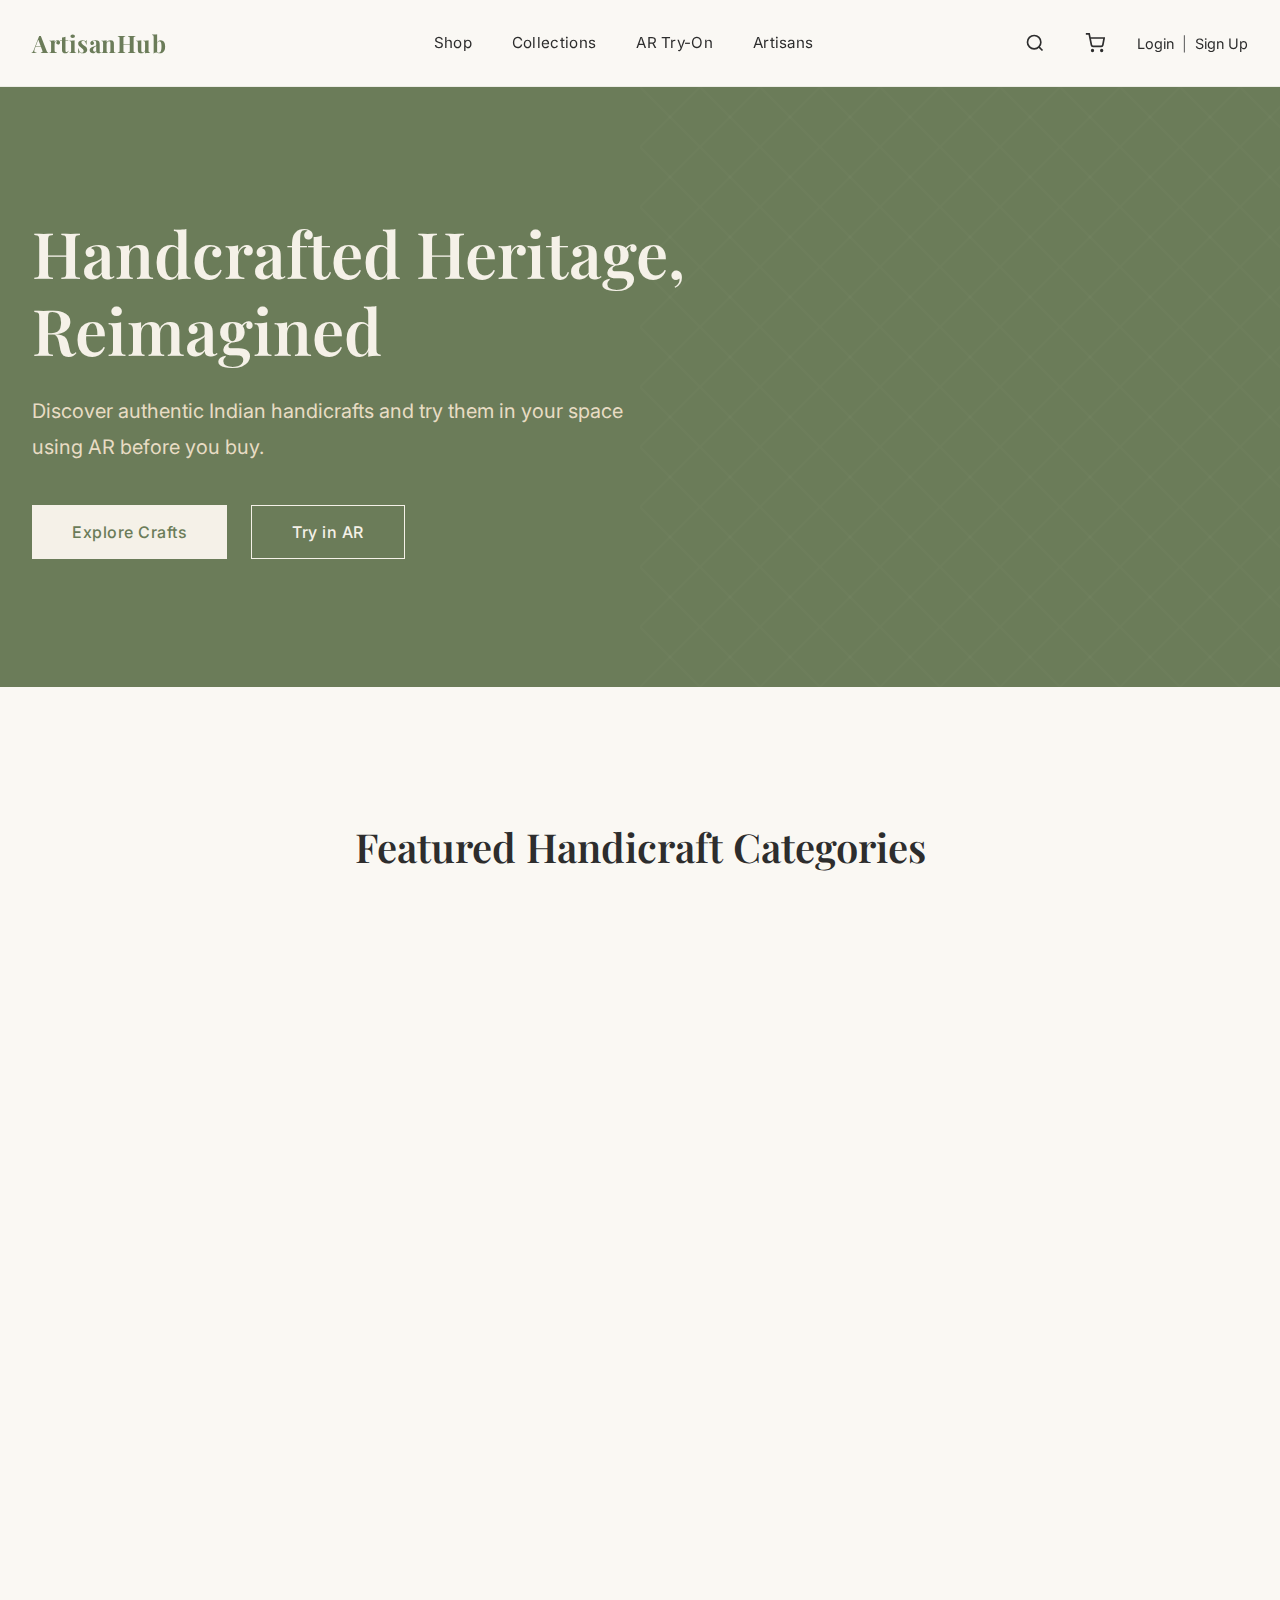
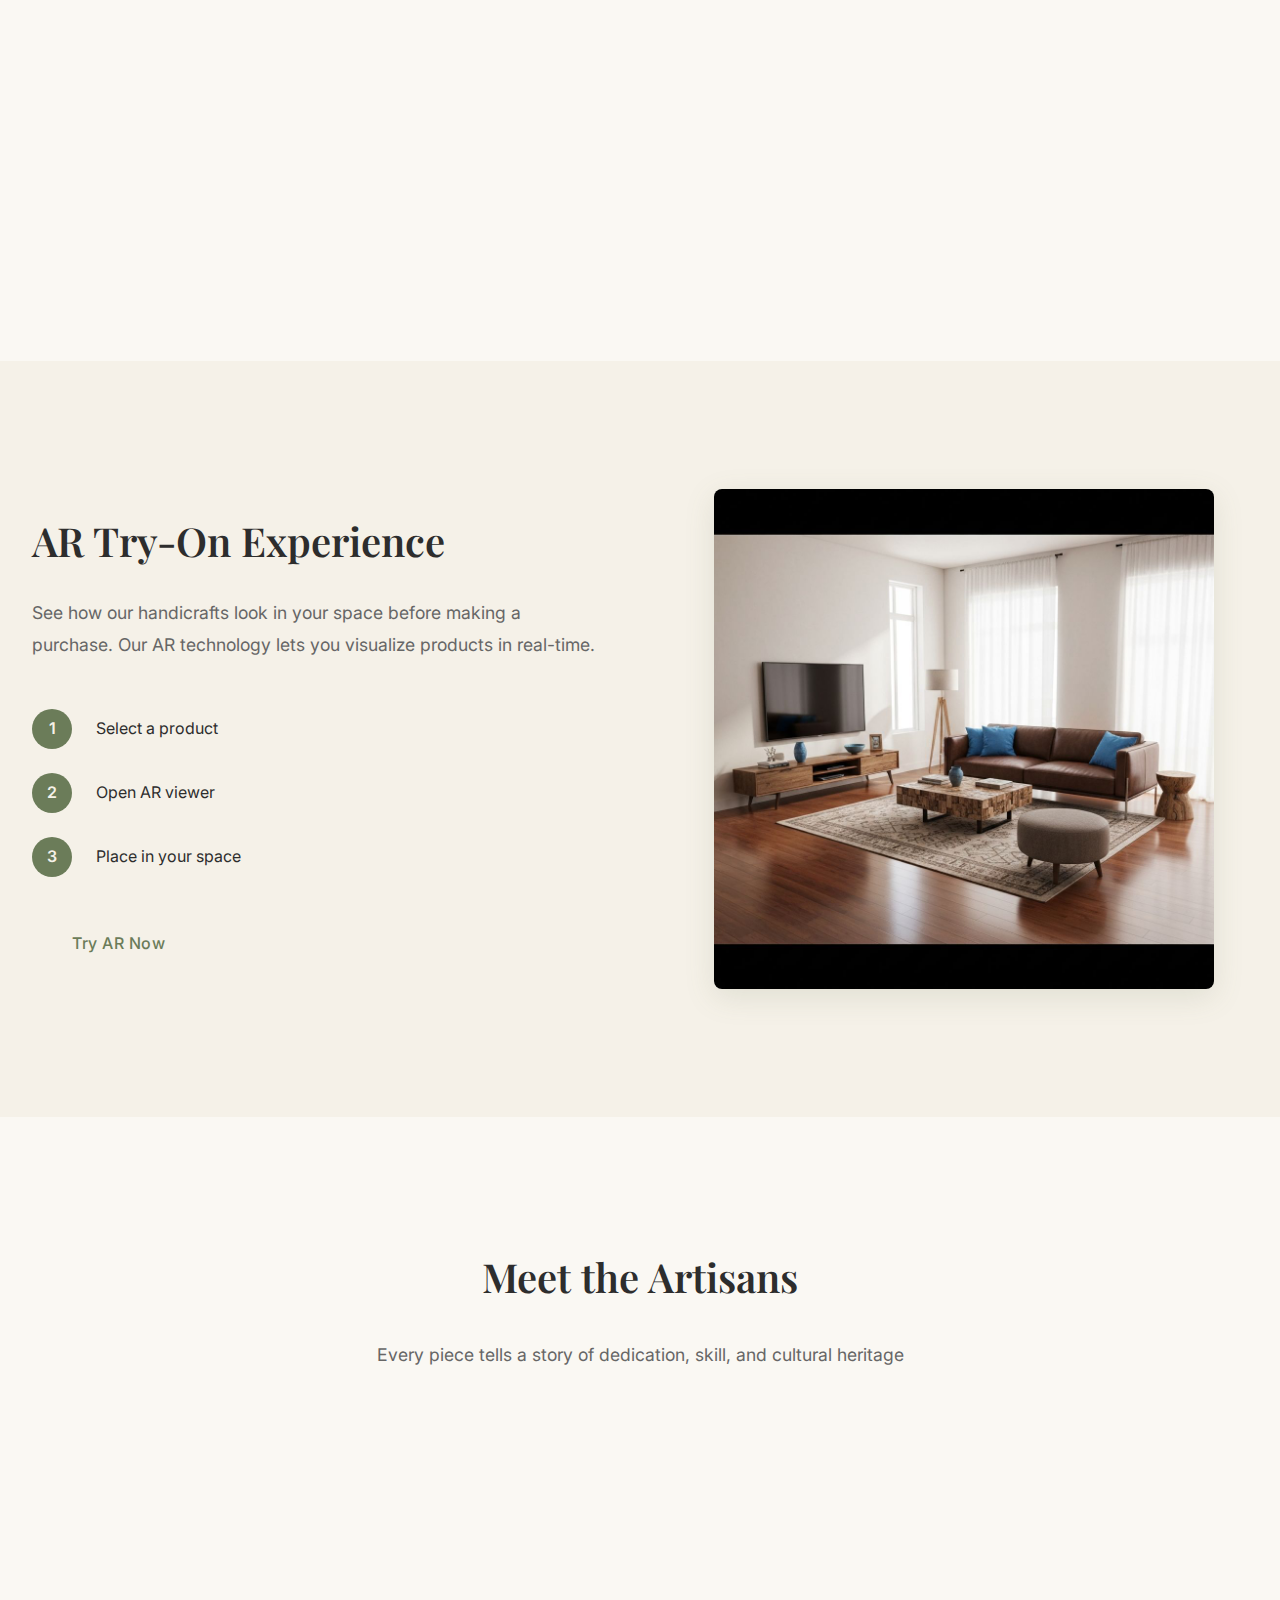
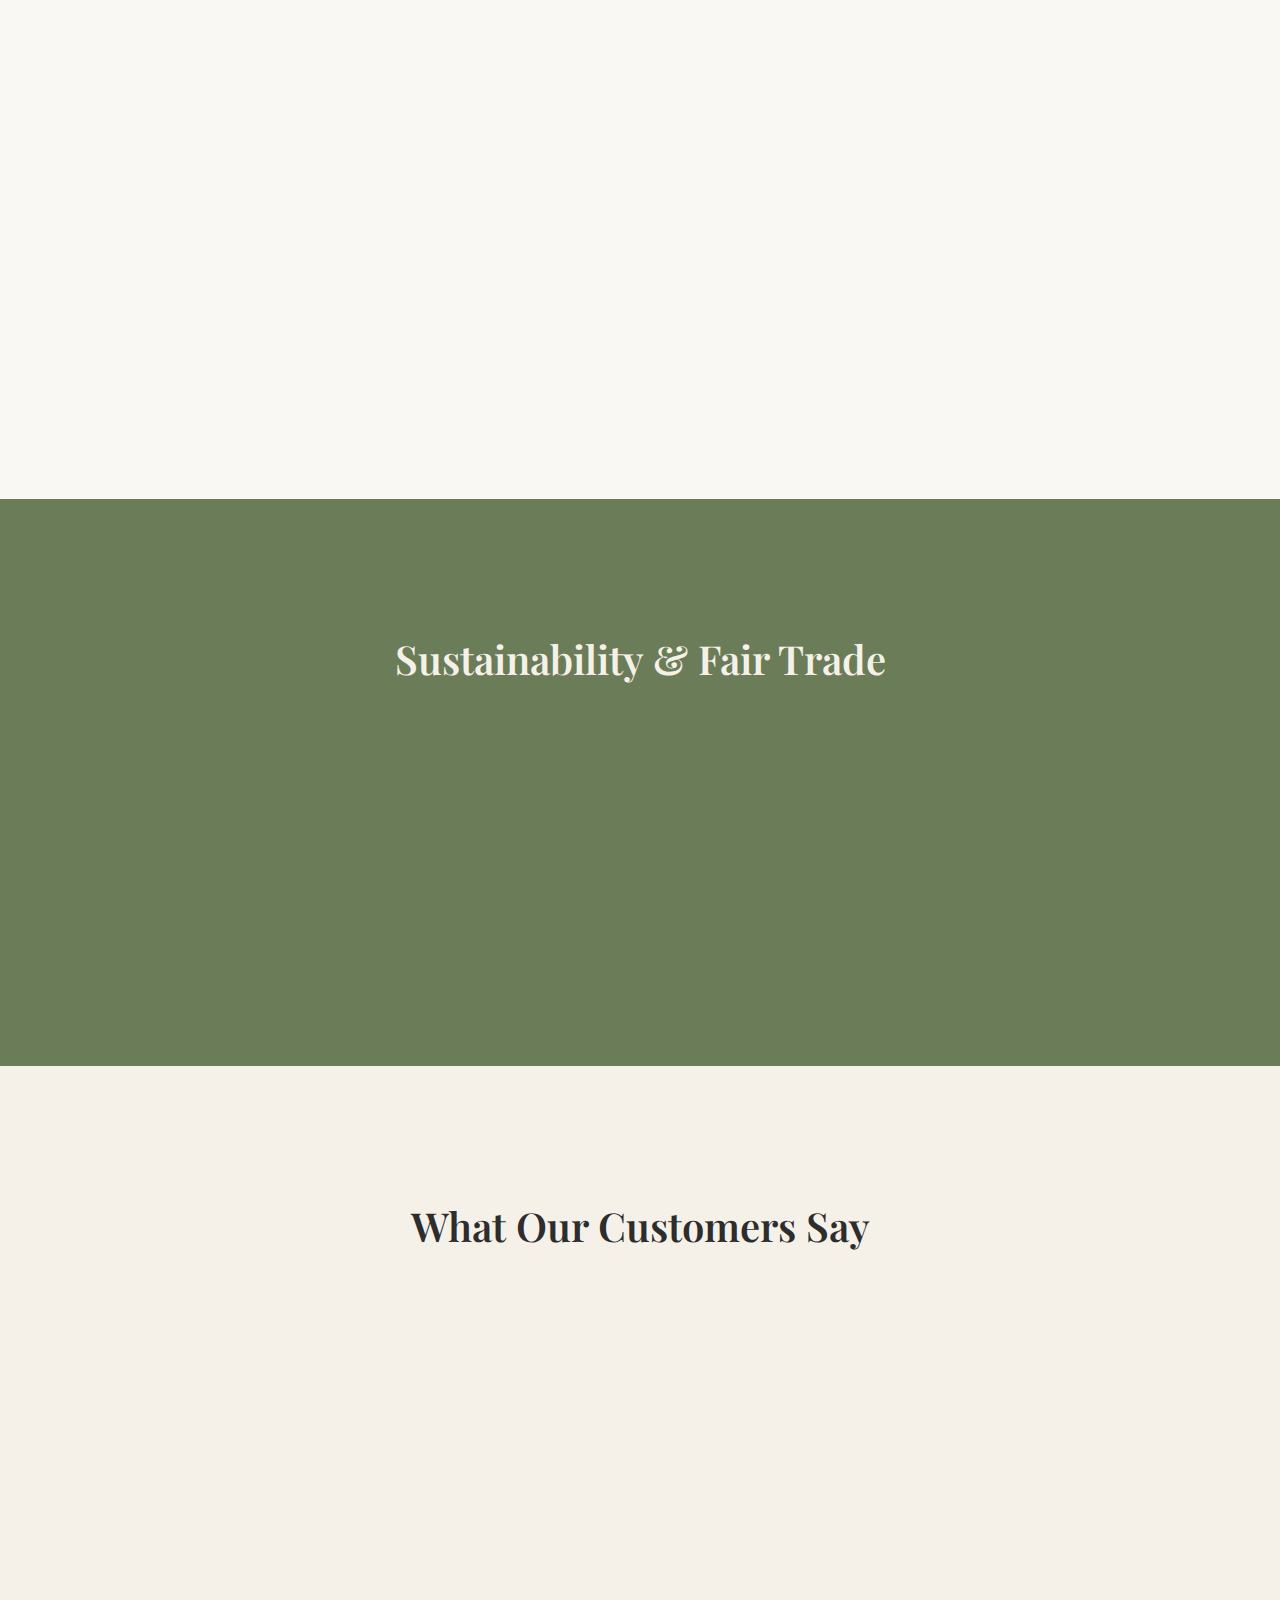
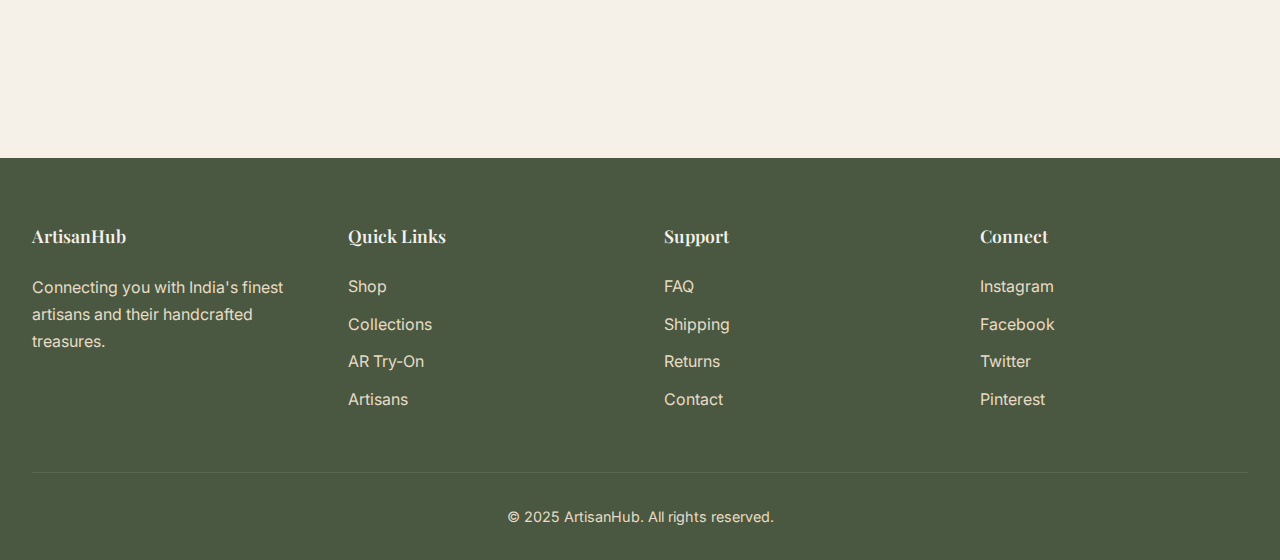
<file: index.html>
<!DOCTYPE html>
<html lang="en">
<head>
    <meta charset="UTF-8">
    <meta name="viewport" content="width=device-width, initial-scale=1.0">
    <title>ArtisanHub - Handcrafted Heritage, Reimagined</title>
    <link rel="stylesheet" href="styles.css">
    <link rel="preconnect" href="https://fonts.googleapis.com">
    <link rel="preconnect" href="https://fonts.gstatic.com" crossorigin>
    <link href="https://fonts.googleapis.com/css2?family=Playfair+Display:wght@400;600;700&family=Inter:wght@300;400;500;600&display=swap" rel="stylesheet">
</head>
<body>
    <!-- Header -->
    <header class="header">
        <div class="container">
            <div class="header-content">
                <div class="logo">ArtisanHub</div>
                <nav class="nav">
                    <a href="shop.html">Shop</a>
                    <a href="collections.html">Collections</a>
                    <a href="https://artisan-hub2026-git-main-deepshikhas-projects-b87def97.vercel.app/#ar-tryon">AR Try-On</a>
                    <a href="artisan.html">Artisans</a>
                </nav>
                <div class="header-actions">
                    <button class="icon-btn" id="searchBtn" aria-label="Search">
                        <svg width="20" height="20" viewBox="0 0 24 24" fill="none" stroke="currentColor" stroke-width="2">
                            <circle cx="11" cy="11" r="8"></circle>
                            <path d="m21 21-4.35-4.35"></path>
                        </svg>
                    </button>
                    <button class="icon-btn" id="cartBtn" aria-label="Cart">
                        <svg width="20" height="20" viewBox="0 0 24 24" fill="none" stroke="currentColor" stroke-width="2">
                            <circle cx="9" cy="21" r="1"></circle>
                            <circle cx="20" cy="21" r="1"></circle>
                            <path d="M1 1h4l2.68 13.39a2 2 0 0 0 2 1.61h9.72a2 2 0 0 0 2-1.61L23 6H6"></path>
                        </svg>
                    </button>
                    <div class="auth-links">
                        <a href="login.html">Login</a>
                        <span>|</span>
                        <a href="signup.html">Sign Up</a>
                    </div>
                </div>
            </div>
        </div>
    </header>

    <!-- Hero Section -->
    <section class="hero">
        <div class="hero-decoration"></div>
        <div class="container">
            <div class="hero-content">
                <h1 class="hero-title">Handcrafted Heritage, Reimagined</h1>
                <p class="hero-subtitle">Discover authentic Indian handicrafts and try them in your space using AR before you buy.</p>
                <div class="hero-ctas">
                    <button class="btn btn-primary">Explore Crafts</button>
                    <button class="btn btn-secondary">Try in AR</button>
                </div>
            </div>
        </div>
    </section>

    <!-- Featured Categories -->
    <section class="categories" id="shop">
        <div class="container">
            <h2 class="section-title">Featured Handicraft Categories</h2>
            <div class="categories-grid">
                <div class="category-card">
                    <div class="category-icon">
                        <img src="public/indian-pottery-terracotta-clay.jpg" alt="Pottery">
                            <ellipse cx="50" cy="70" rx="25" ry="10"/>
                            <path d="M 25 70 Q 25 30, 50 20 Q 75 30, 75 70"/>
                        </svg>
                    </div>
                    <h3>Pottery</h3>
                    <p>Handcrafted ceramic pieces shaped with tradition</p>
                </div>
                <div class="category-card">
                    <div class="category-icon">
                        <img src="public/indian-textile-handloom-fabric.jpg" alt="Textiles">
                            <path d="M 20 30 L 80 30 M 20 45 L 80 45 M 20 60 L 80 60 M 20 75 L 80 75"/>
                            <rect x="15" y="20" width="70" height="65" rx="2"/>
                        </svg>
                    </div>
                    <h3>Textiles</h3>
                    <p>Woven stories in vibrant colors and patterns</p>
                </div>
                <div class="category-card">
                    <div class="category-icon">
                        <img src="public/indian-wood-carving-handicraft.jpg" alt="Woodcraft">
                            <rect x="25" y="30" width="50" height="50" rx="3"/>
                            <path d="M 35 40 L 65 40 M 35 50 L 55 50 M 35 60 L 65 60 M 35 70 L 55 70"/>
                        </svg>
                    </div>
                    <h3>Woodcraft</h3>
                    <p>Carved masterpieces from sustainable sources</p>
                </div>
                <div class="category-card">
                    <div class="category-icon">
                        <img src="public/indian-brass-metal-art.jpg" alt="Metal Art">
                            <circle cx="50" cy="50" r="30"/>
                            <path d="M 50 20 L 50 35 M 50 65 L 50 80 M 20 50 L 35 50 M 65 50 L 80 50"/>
                            <circle cx="50" cy="50" r="15"/>
                        </svg>
                    </div>
                    <h3>Metal Art</h3>
                    <p>Intricate designs forged with ancient techniques</p>
                </div>
            </div>
        </div>
    </section>

    <!-- AR Try-On -->
    <section class="ar-section" id="ar-try-on">
        <div class="container">
            <div class="ar-content">
                <div class="ar-text">
                    <h2 class="section-title">AR Try-On Experience</h2>
                    <p class="ar-description">See how our handicrafts look in your space before making a purchase. Our AR technology lets you visualize products in real-time.</p>
                    <div class="ar-steps">
                        <div class="ar-step">
                            <span class="step-number">1</span>
                            <p>Select a product</p>
                        </div>
                        <div class="ar-step">
                            <span class="step-number">2</span>
                            <p>Open AR viewer</p>
                        </div>
                        <div class="ar-step">
                            <span class="step-number">3</span>
                            <p>Place in your space</p>
                        </div>
                    </div>
                    <button class="btn btn-primary" onclick="window.location.href='https://artisan-hub2026-git-main-deepshikhas-projects-b87def97.vercel.app/#ar-tryon'">Try AR Now</button>
                </div>
                <div class="ar-visual">
                    <div class="ar-preview">
                        <img src="public/smartphone-ar-view-room-interior-furniture.jpg" alt="AR Try-On Experience">
                            <rect x="50" y="50" width="200" height="200" rx="8" stroke="currentColor" stroke-width="2" stroke-dasharray="10 5"/>
                            <circle cx="150" cy="150" r="40" stroke="currentColor" stroke-width="2"/>
                            <path d="M 150 110 L 150 190 M 110 150 L 190 150" stroke="currentColor" stroke-width="2"/>
                        </svg>
                    </div>
                </div>
            </div>
        </div>
    </section>

    <!-- Meet the Artisans -->
    <section class="artisans" id="artisans">
        <div class="container">
            <h2 class="section-title">Meet the Artisans</h2>
            <p class="section-subtitle">Every piece tells a story of dedication, skill, and cultural heritage</p>
            <div class="artisans-grid">
                <div class="artisan-card">
                    <div class="artisan-image" style="background-image: url('public/indian-artisan-potter-workshop.jpg'); background-size: cover; background-position: center;"></div>
                    <div class="artisan-info">
                        <h3>Rajesh Kumar</h3>
                        <p class="artisan-craft">Master Potter</p>
                        <p class="artisan-story">Three generations of pottery craftsmanship from Rajasthan, creating timeless pieces with traditional techniques.</p>
                    </div>
                </div>
                <div class="artisan-card">
                    <div class="artisan-image" style="background-image: url('public/indian-woman-weaver-handloom.jpg'); background-size: cover; background-position: center;"></div>
                    <div class="artisan-info">
                        <h3>Priya Devi</h3>
                        <p class="artisan-craft">Textile Weaver</p>
                        <p class="artisan-story">Preserving the ancient art of handloom weaving, creating vibrant textiles with natural dyes and traditional patterns.</p>
                    </div>
                </div>
                <div class="artisan-card">
                    <div class="artisan-card">
                    <div class="artisan-image" style="background-image: url('public/indian-wood-carving-artisan.jpg'); background-size: cover; background-position: center;"></div>
                    <div class="artisan-info">
                        <h3>Arjun Singh</h3>
                        <p class="artisan-craft">Wood Carver</p>
                        <p class="artisan-story">Intricate woodwork inspired by temple architecture, each piece carved with precision and reverence for tradition.</p>
                    </div>
                </div>
            </div>
        </div>
    </section>

    <!-- Sustainability -->
    <section class="sustainability">
        <div class="container">
            <h2 class="section-title">Sustainability & Fair Trade</h2>
            <div class="sustainability-grid">
                <div class="sustainability-item">
                    <div class="sustainability-icon">
                        <svg width="50" height="50" viewBox="0 0 100 100" fill="none" stroke="currentColor" stroke-width="2">
                            <circle cx="50" cy="50" r="35"/>
                            <path d="M 50 15 Q 50 30, 35 50 Q 50 70, 50 85 M 50 15 Q 50 30, 65 50 Q 50 70, 50 85"/>
                        </svg>
                    </div>
                    <h3>Eco-Friendly</h3>
                    <p>Sustainable materials and traditional methods that respect our planet</p>
                </div>
                <div class="sustainability-item">
                    <div class="sustainability-icon">
                        <svg width="50" height="50" viewBox="0 0 100 100" fill="none" stroke="currentColor" stroke-width="2">
                            <path d="M 30 50 L 45 65 L 70 35"/>
                            <circle cx="50" cy="50" r="35"/>
                        </svg>
                    </div>
                    <h3>Fair Wages</h3>
                    <p>Direct support to artisans ensuring fair compensation for their craft</p>
                </div>
                <div class="sustainability-item">
                    <div class="sustainability-icon">
                        <svg width="50" height="50" viewBox="0 0 100 100" fill="none" stroke="currentColor" stroke-width="2">
                            <circle cx="35" cy="40" r="15"/>
                            <circle cx="65" cy="40" r="15"/>
                            <path d="M 20 70 Q 50 85, 80 70"/>
                        </svg>
                    </div>
                    <h3>Community Impact</h3>
                    <p>Empowering rural communities and preserving cultural heritage</p>
                </div>
            </div>
        </div>
    </section>

    <!-- Testimonials -->
    <section class="testimonials">
        <div class="container">
            <h2 class="section-title">What Our Customers Say</h2>
            <div class="testimonials-grid">
                <div class="testimonial-card">
                    <p class="testimonial-text">"The AR feature made it so easy to visualize the pottery in my living room. The quality is exceptional and I love supporting artisans directly."</p>
                    <div class="testimonial-author">
                        <strong>Ananya Sharma</strong>
                        <span>Mumbai</span>
                    </div>
                </div>
                <div class="testimonial-card">
                    <p class="testimonial-text">"Beautiful textiles with incredible craftsmanship. Knowing that my purchase supports traditional weavers makes it even more special."</p>
                    <div class="testimonial-author">
                        <strong>Vikram Patel</strong>
                        <span>Bangalore</span>
                    </div>
                </div>
                <div class="testimonial-card">
                    <p class="testimonial-text">"The wooden sculpture I ordered exceeded my expectations. Each detail shows the artisan's skill and dedication to their craft."</p>
                    <div class="testimonial-author">
                        <strong>Meera Iyer</strong>
                        <span>Chennai</span>
                    </div>
                </div>
            </div>
        </div>
    </section>

    <!-- Footer -->
    <footer class="footer">
        <div class="container">
            <div class="footer-content">
                <div class="footer-section">
                    <h4>ArtisanHub</h4>
                    <p>Connecting you with India's finest artisans and their handcrafted treasures.</p>
                </div>
                <div class="footer-section">
                    <h4>Quick Links</h4>
                    <a href="#shop">Shop</a>
                    <a href="#collections">Collections</a>
                    <a href="#ar-try-on">AR Try-On</a>
                    <a href="#artisans">Artisans</a>
                </div>
                <div class="footer-section">
                    <h4>Support</h4>
                    <a href="#faq">FAQ</a>
                    <a href="#shipping">Shipping</a>
                    <a href="#returns">Returns</a>
                    <a href="#contact">Contact</a>
                </div>
                <div class="footer-section">
                    <h4>Connect</h4>
                    <a href="#instagram">Instagram</a>
                    <a href="#facebook">Facebook</a>
                    <a href="#twitter">Twitter</a>
                    <a href="#pinterest">Pinterest</a>
                </div>
            </div>
            <div class="footer-bottom">
                <p>&copy; 2025 ArtisanHub. All rights reserved.</p>
            </div>
        </div>
    </footer>

    <script src="script.js"></script>
</body>
</html>
</file>
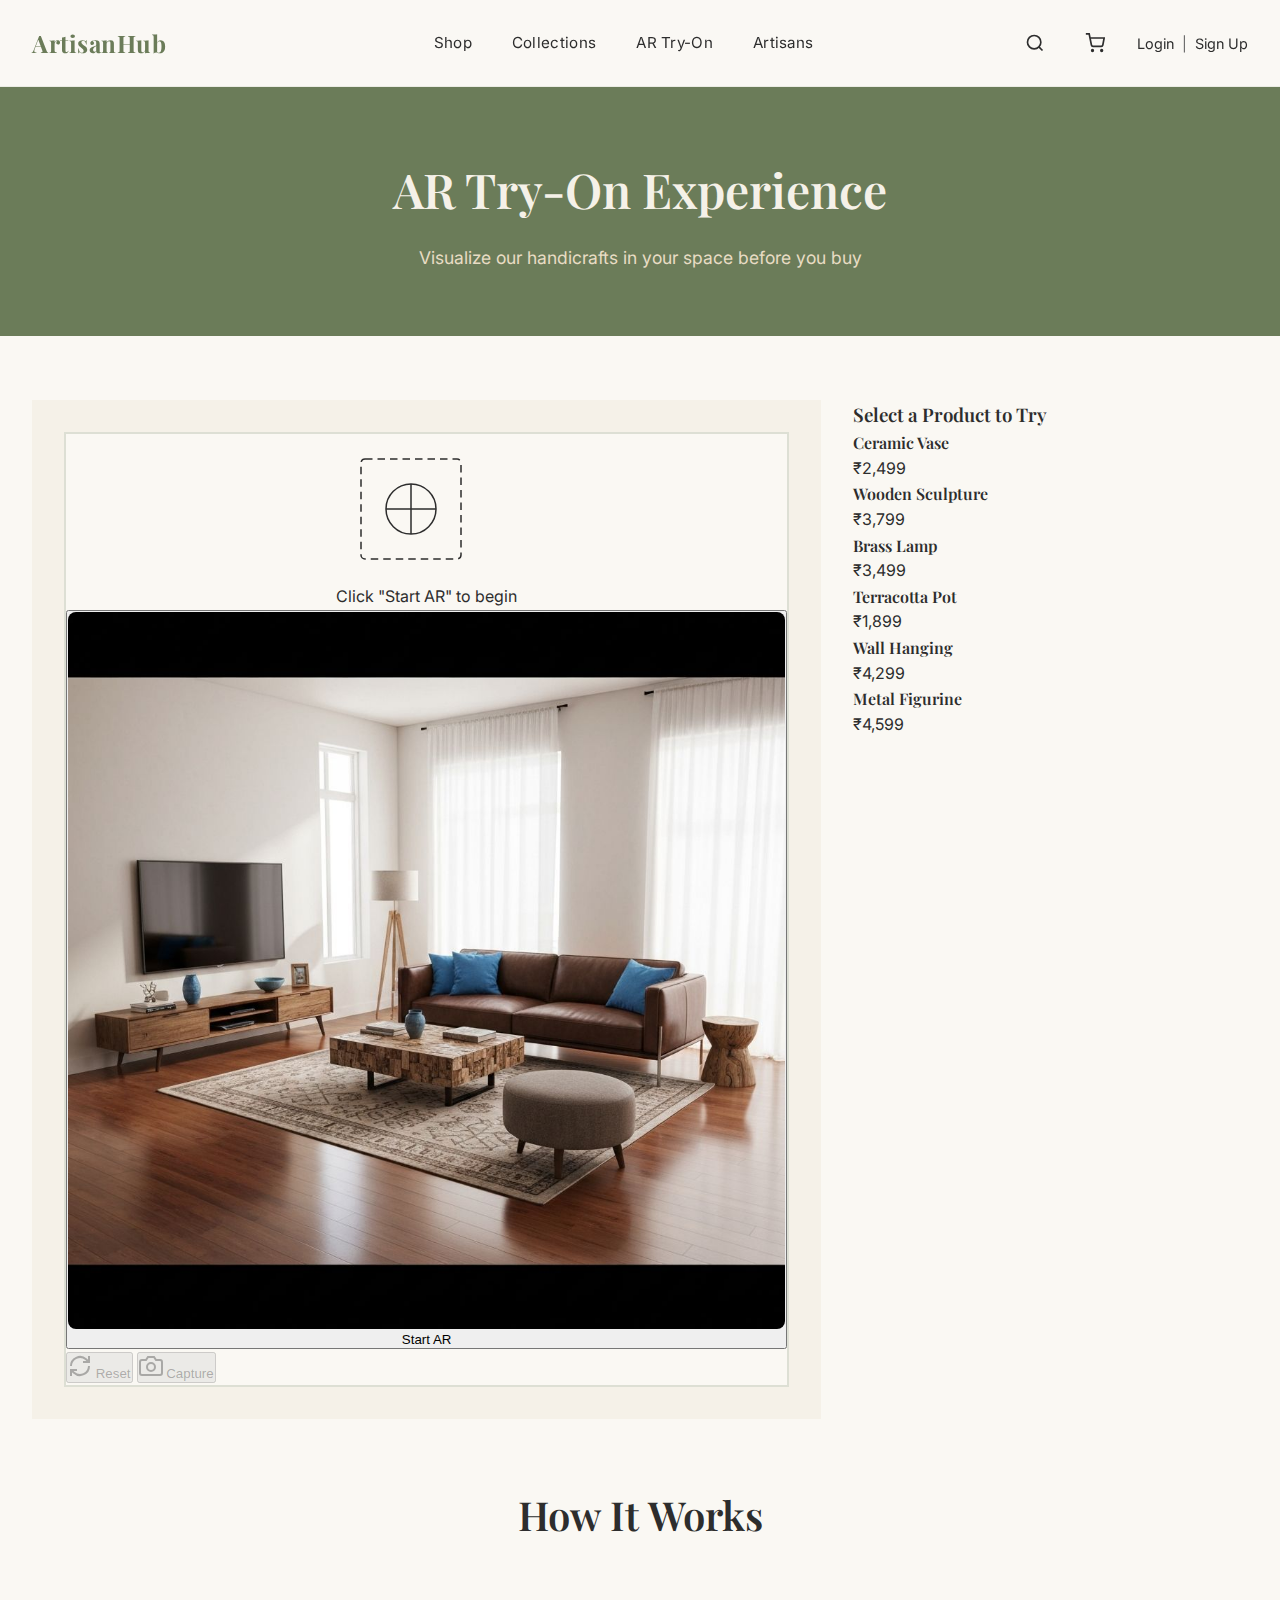
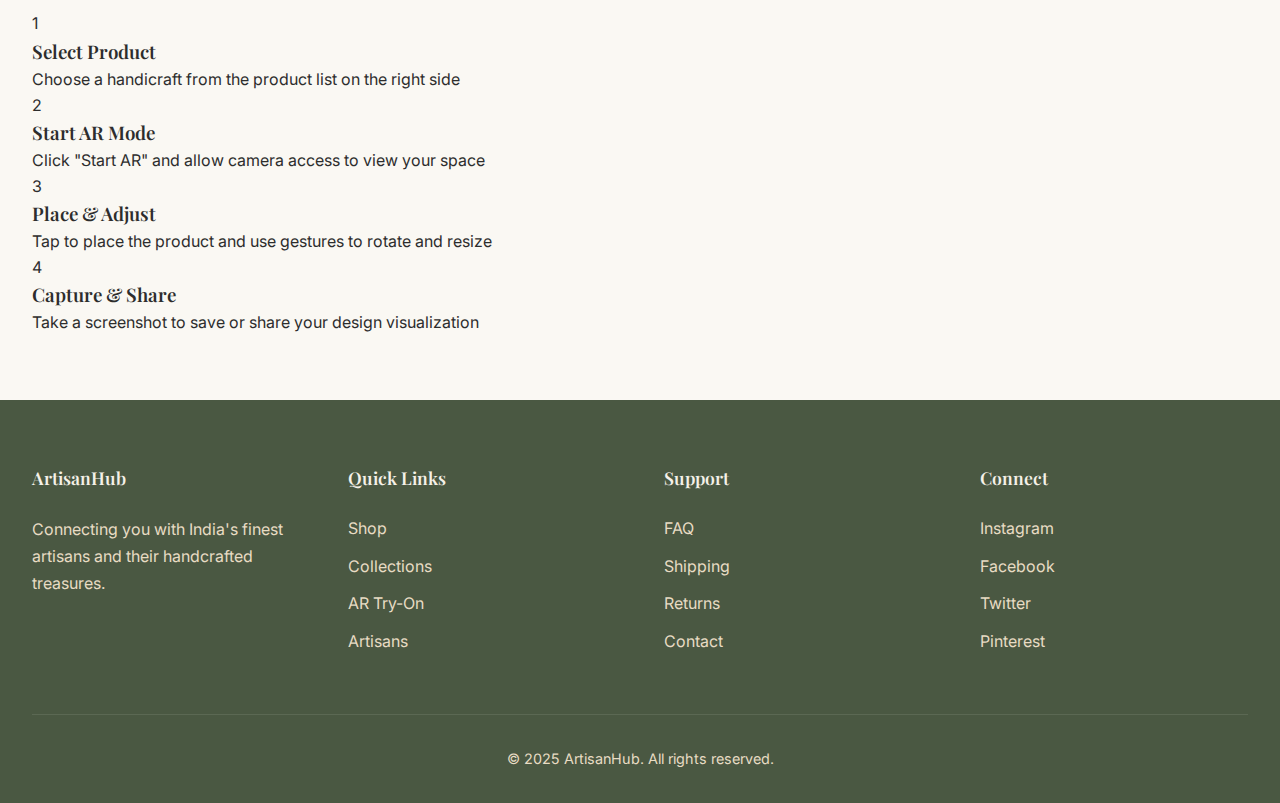
<file: ar-tryon.html>
<!DOCTYPE html>
<html lang="en">
<head>
    <meta charset="UTF-8">
    <meta name="viewport" content="width=device-width, initial-scale=1.0">
    <title>AR Try-On - ArtisanHub</title>
    <link rel="stylesheet" href="styles.css">
    <link rel="preconnect" href="https://fonts.googleapis.com">
    <link rel="preconnect" href="https://fonts.gstatic.com" crossorigin>
    <link href="https://fonts.googleapis.com/css2?family=Playfair+Display:wght@400;600;700&family=Inter:wght@300;400;500;600&display=swap" rel="stylesheet">
</head>
<body>
    <!-- Header -->
    <header class="header">
        <div class="container">
            <div class="header-content">
                <a href="index.html" class="logo">ArtisanHub</a>
                <nav class="nav">
                    <a href="shop.html">Shop</a>
                    <a href="collections.html">Collections</a>
                    <a href="ar-tryon.html">AR Try-On</a>
                    <a href="artisan.html">Artisans</a>
                </nav>
                <div class="header-actions">
                    <button class="icon-btn" id="searchBtn" aria-label="Search">
                        <svg width="20" height="20" viewBox="0 0 24 24" fill="none" stroke="currentColor" stroke-width="2">
                            <circle cx="11" cy="11" r="8"></circle>
                            <path d="m21 21-4.35-4.35"></path>
                        </svg>
                    </button>
                    <a href="cart.html" class="icon-btn" aria-label="Cart">
                        <svg width="20" height="20" viewBox="0 0 24 24" fill="none" stroke="currentColor" stroke-width="2">
                            <circle cx="9" cy="21" r="1"></circle>
                            <circle cx="20" cy="21" r="1"></circle>
                            <path d="M1 1h4l2.68 13.39a2 2 0 0 0 2 1.61h9.72a2 2 0 0 0 2-1.61L23 6H6"></path>
                        </svg>
                    </a>
                    <div class="auth-links">
                        <a href="login.html">Login</a>
                        <span>|</span>
                        <a href="signup.html">Sign Up</a>
                    </div>
                </div>
            </div>
        </div>
    </header>

    <!-- AR Hero -->
    <section class="ar-hero">
        <div class="container">
            <h1 class="page-title">AR Try-On Experience</h1>
            <p class="page-subtitle">Visualize our handicrafts in your space before you buy</p>
        </div>
    </section>

    <!-- AR Interface -->
    <section class="ar-interface-section">
        <div class="container">
            <div class="ar-layout">
                <!-- AR Viewer -->
                <div class="ar-viewer">
                    <div class="ar-canvas" id="arCanvas">
                        <div class="ar-placeholder">
                            <svg width="150" height="150" viewBox="0 0 300 300" fill="none">
                                <rect x="50" y="50" width="200" height="200" rx="8" stroke="currentColor" stroke-width="3" stroke-dasharray="15 10"/>
                                <circle cx="150" cy="150" r="50" stroke="currentColor" stroke-width="3"/>
                                <path d="M 150 100 L 150 200 M 100 150 L 200 150" stroke="currentColor" stroke-width="3"/>
                            </svg>
                            <p>Click "Start AR" to begin</p>
                        </div>
                        <div class="ar-controls">
                            <button class="ar-control-btn" id="startAR">
                                <img src="public/smartphone-ar-view-room-interior-furniture.jpg" alt="AR Experience Preview" style="width: 100%; height: auto; border-radius: 8px;">
                                    <circle cx="12" cy="12" r="10"></circle>
                                    <path d="M12 6v12M6 12h12"></path>
                                </svg>
                                Start AR
                            </button>
                            <button class="ar-control-btn" id="resetAR" disabled>
                                <svg width="24" height="24" viewBox="0 0 24 24" fill="none" stroke="currentColor" stroke-width="2">
                                    <path d="M21 2v6h-6M3 12a9 9 0 0 1 15-6.7L21 8M3 22v-6h6M21 12a9 9 0 0 1-15 6.7L3 16"></path>
                                </svg>
                                Reset
                            </button>
                            <button class="ar-control-btn" id="captureAR" disabled>
                                <svg width="24" height="24" viewBox="0 0 24 24" fill="none" stroke="currentColor" stroke-width="2">
                                    <path d="M23 19a2 2 0 0 1-2 2H3a2 2 0 0 1-2-2V8a2 2 0 0 1 2-2h4l2-3h6l2 3h4a2 2 0 0 1 2 2z"></path>
                                    <circle cx="12" cy="13" r="4"></circle>
                                </svg>
                                Capture
                            </button>
                        </div>
                    </div>
                </div>

                <!-- Product Selection -->
                <div class="ar-products">
                    <h3 class="ar-products-title">Select a Product to Try</h3>
                    <div class="ar-products-list">
                        <div class="ar-product-item" data-product="vase">
                            <div class="ar-product-thumb" style="background: linear-gradient(135deg, #c9a66b 0%, #d4b883 100%);"></div>
                            <div class="ar-product-details">
                                <h4>Ceramic Vase</h4>
                                <p>₹2,499</p>
                            </div>
                        </div>

                        <div class="ar-product-item" data-product="sculpture">
                            <div class="ar-product-thumb" style="background: linear-gradient(135deg, #6b8e6f 0%, #7a9b7e 100%);"></div>
                            <div class="ar-product-details">
                                <h4>Wooden Sculpture</h4>
                                <p>₹3,799</p>
                            </div>
                        </div>

                        <div class="ar-product-item" data-product="lamp">
                            <div class="ar-product-thumb" style="background: linear-gradient(135deg, #8b7355 0%, #a0826d 100%);"></div>
                            <div class="ar-product-details">
                                <h4>Brass Lamp</h4>
                                <p>₹3,499</p>
                            </div>
                        </div>

                        <div class="ar-product-item" data-product="pot">
                            <div class="ar-product-thumb" style="background: linear-gradient(135deg, #a0826d 0%, #b89478 100%);"></div>
                            <div class="ar-product-details">
                                <h4>Terracotta Pot</h4>
                                <p>₹1,899</p>
                            </div>
                        </div>

                        <div class="ar-product-item" data-product="wall-hanging">
                            <div class="ar-product-thumb" style="background: linear-gradient(135deg, #d4b883 0%, #e3c794 100%);"></div>
                            <div class="ar-product-details">
                                <h4>Wall Hanging</h4>
                                <p>₹4,299</p>
                            </div>
                        </div>

                        <div class="ar-product-item" data-product="figurine">
                            <div class="ar-product-thumb" style="background: linear-gradient(135deg, #6b7c59 0%, #4a5842 100%);"></div>
                            <div class="ar-product-details">
                                <h4>Metal Figurine</h4>
                                <p>₹4,599</p>
                            </div>
                        </div>
                    </div>
                </div>
            </div>

            <!-- AR Instructions -->
            <div class="ar-instructions">
                <h2 class="section-title">How It Works</h2>
                <div class="ar-steps-grid">
                    <div class="ar-instruction-card">
                        <div class="instruction-number">1</div>
                        <h3>Select Product</h3>
                        <p>Choose a handicraft from the product list on the right side</p>
                    </div>
                    <div class="ar-instruction-card">
                        <div class="instruction-number">2</div>
                        <h3>Start AR Mode</h3>
                        <p>Click "Start AR" and allow camera access to view your space</p>
                    </div>
                    <div class="ar-instruction-card">
                        <div class="instruction-number">3</div>
                        <h3>Place & Adjust</h3>
                        <p>Tap to place the product and use gestures to rotate and resize</p>
                    </div>
                    <div class="ar-instruction-card">
                        <div class="instruction-number">4</div>
                        <h3>Capture & Share</h3>
                        <p>Take a screenshot to save or share your design visualization</p>
                    </div>
                </div>
            </div>
        </div>
    </section>

    <!-- Footer -->
    <footer class="footer">
        <div class="container">
            <div class="footer-content">
                <div class="footer-section">
                    <h4>ArtisanHub</h4>
                    <p>Connecting you with India's finest artisans and their handcrafted treasures.</p>
                </div>
                <div class="footer-section">
                    <h4>Quick Links</h4>
                    <a href="shop.html">Shop</a>
                    <a href="collections.html">Collections</a>
                    <a href="ar-tryon.html">AR Try-On</a>
                    <a href="artisan.html">Artisans</a>
                </div>
                <div class="footer-section">
                    <h4>Support</h4>
                    <a href="#faq">FAQ</a>
                    <a href="#shipping">Shipping</a>
                    <a href="#returns">Returns</a>
                    <a href="#contact">Contact</a>
                </div>
                <div class="footer-section">
                    <h4>Connect</h4>
                    <a href="#instagram">Instagram</a>
                    <a href="#facebook">Facebook</a>
                    <a href="#twitter">Twitter</a>
                    <a href="#pinterest">Pinterest</a>
                </div>
            </div>
            <div class="footer-bottom">
                <p>&copy; 2025 ArtisanHub. All rights reserved.</p>
            </div>
        </div>
    </footer>

    <script src="script.js"></script>
</body>
</html>
</file>
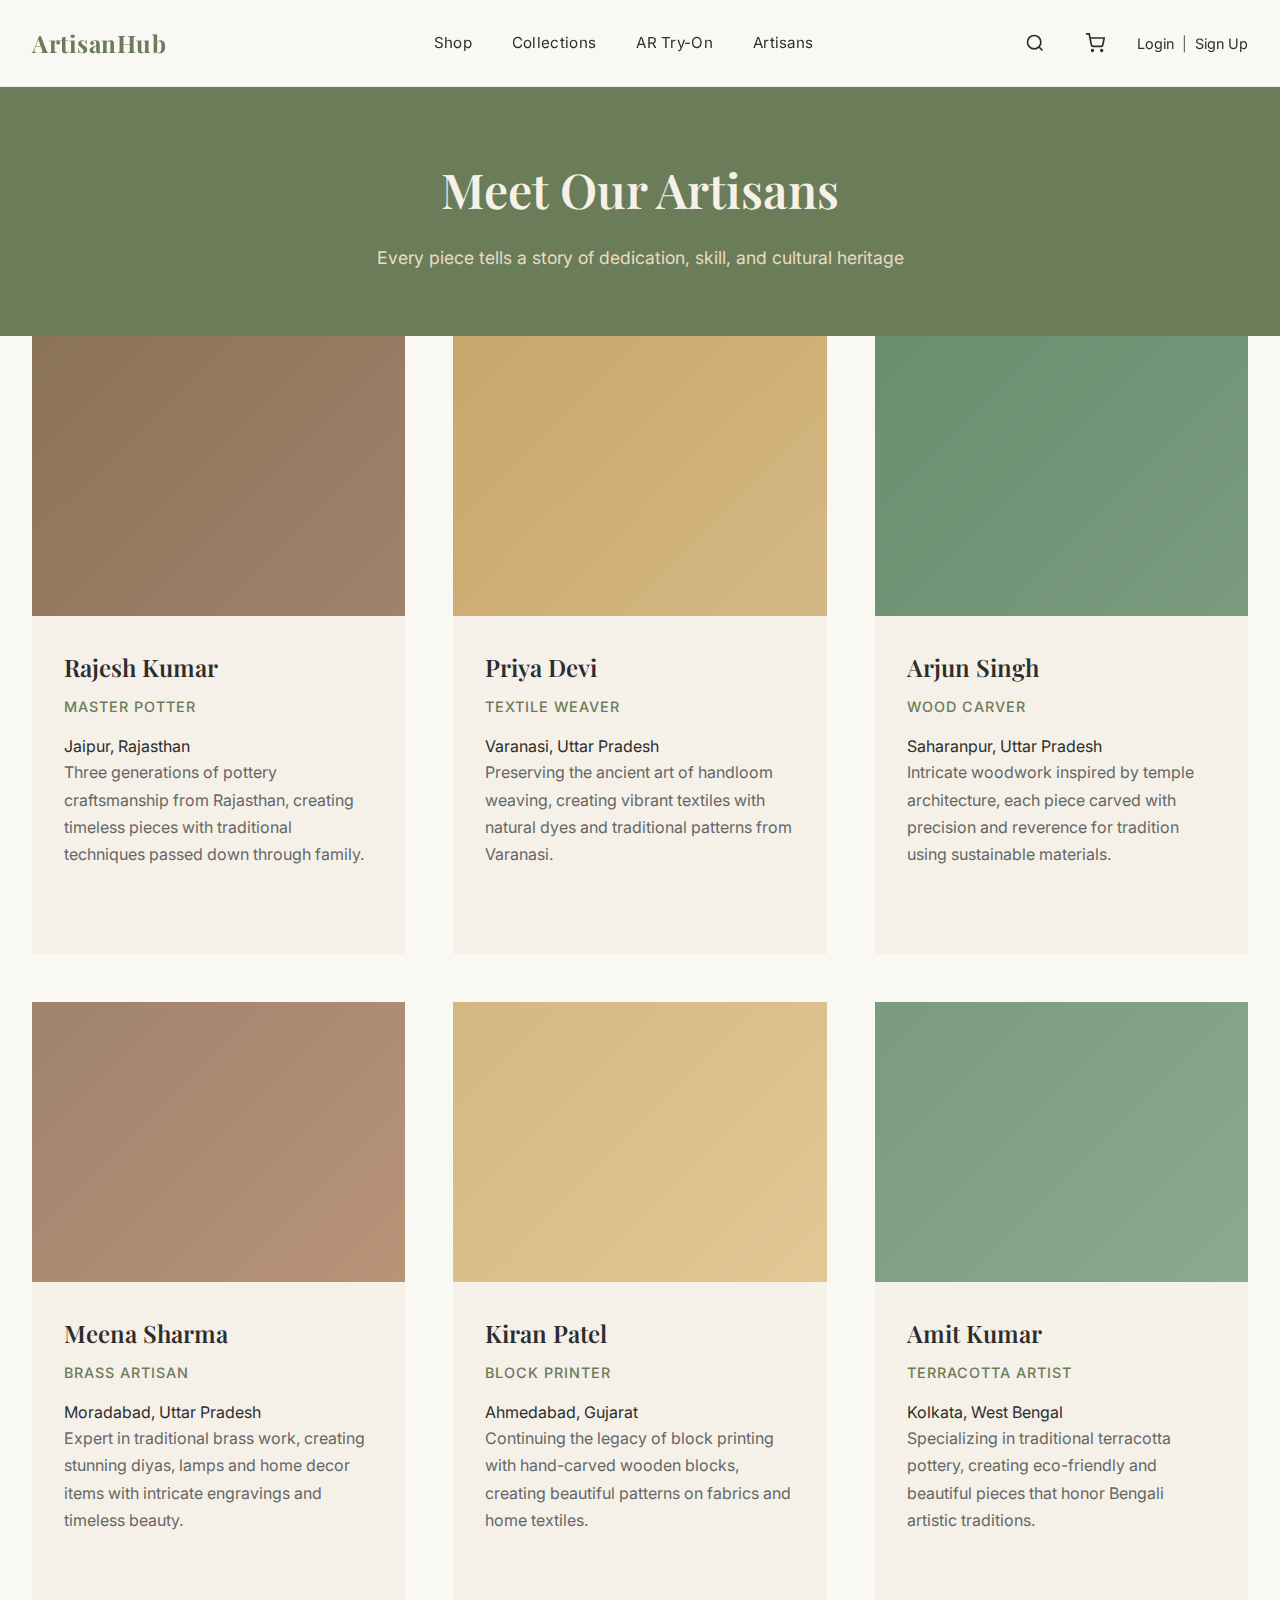
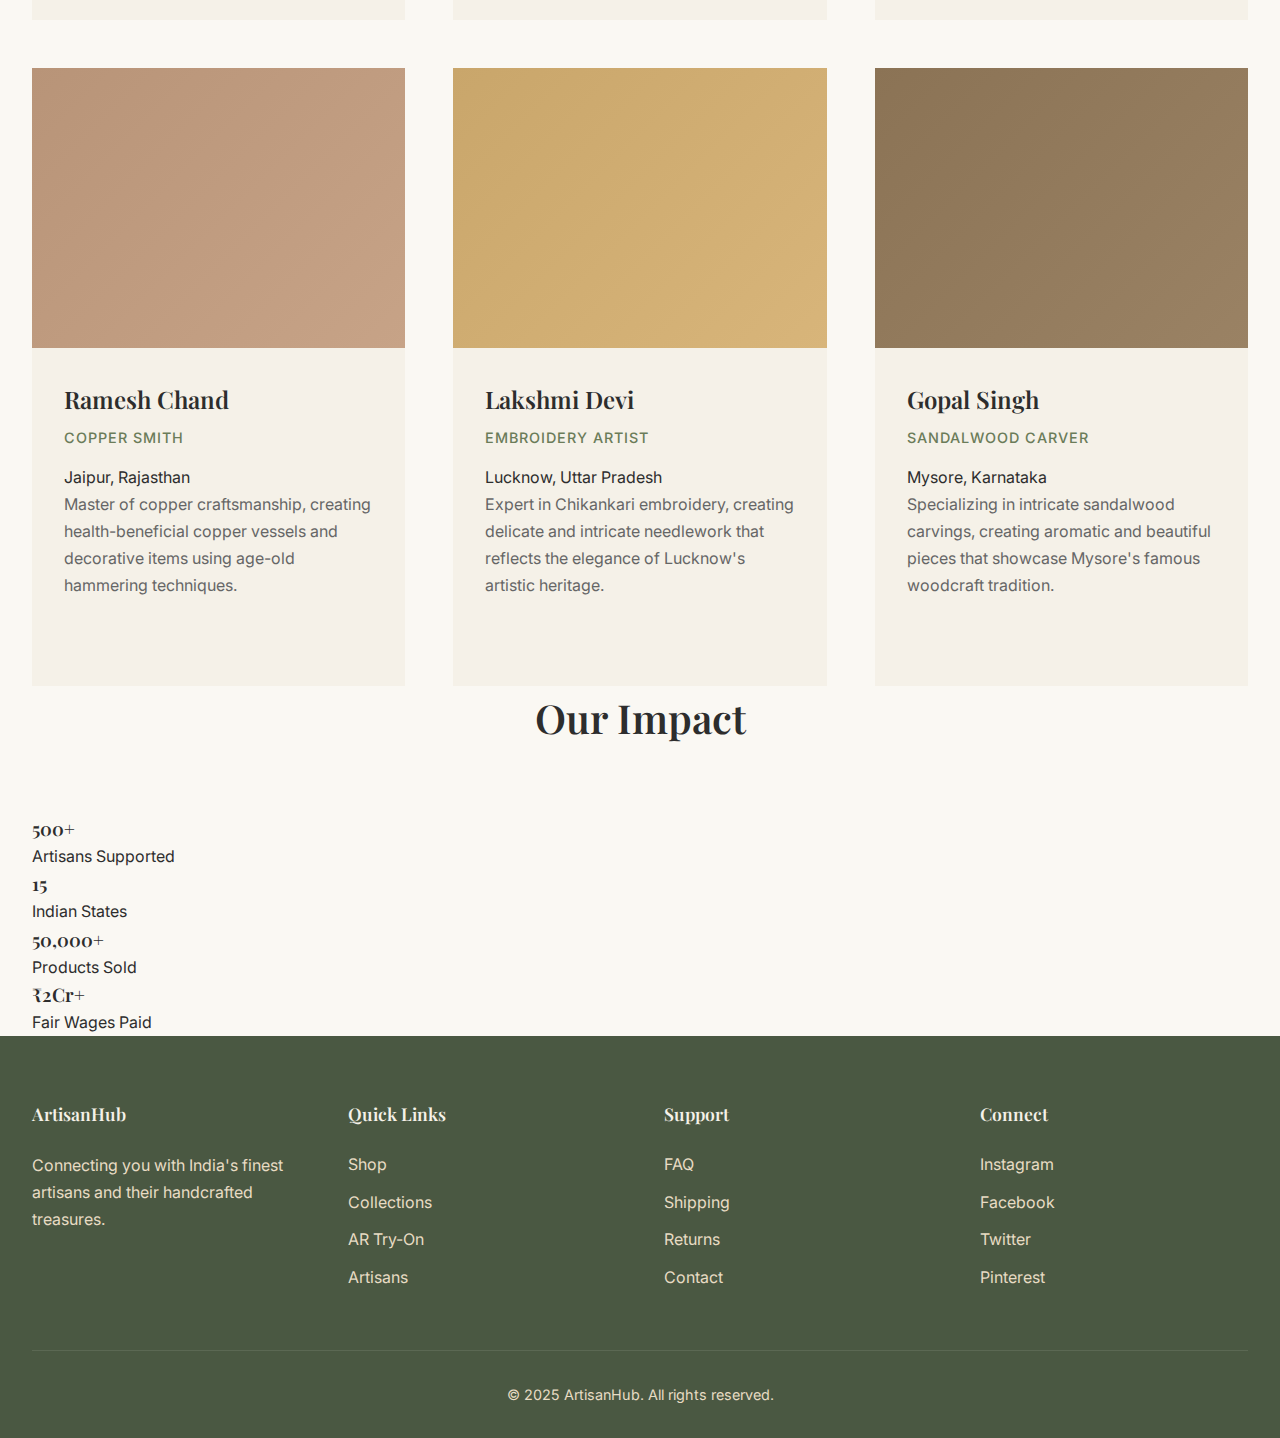
<file: artisan.html>
<!DOCTYPE html>
<html lang="en">
<head>
    <meta charset="UTF-8">
    <meta name="viewport" content="width=device-width, initial-scale=1.0">
    <title>Artisans - ArtisanHub</title>
    <link rel="stylesheet" href="styles.css">
    <link rel="preconnect" href="https://fonts.googleapis.com">
    <link rel="preconnect" href="https://fonts.gstatic.com" crossorigin>
    <link href="https://fonts.googleapis.com/css2?family=Playfair+Display:wght@400;600;700&family=Inter:wght@300;400;500;600&display=swap" rel="stylesheet">
</head>
<body>
    <!-- Header -->
    <header class="header">
        <div class="container">
            <div class="header-content">
                <a href="index.html" class="logo">ArtisanHub</a>
                <nav class="nav">
                    <a href="shop.html">Shop</a>
                    <a href="collections.html">Collections</a>
                    <a href="ar-tryon.html">AR Try-On</a>
                    <a href="artisan.html">Artisans</a>
                </nav>
                <div class="header-actions">
                    <button class="icon-btn" id="searchBtn" aria-label="Search">
                        <svg width="20" height="20" viewBox="0 0 24 24" fill="none" stroke="currentColor" stroke-width="2">
                            <circle cx="11" cy="11" r="8"></circle>
                            <path d="m21 21-4.35-4.35"></path>
                        </svg>
                    </button>
                    <a href="cart.html" class="icon-btn" aria-label="Cart">
                        <svg width="20" height="20" viewBox="0 0 24 24" fill="none" stroke="currentColor" stroke-width="2">
                            <circle cx="9" cy="21" r="1"></circle>
                            <circle cx="20" cy="21" r="1"></circle>
                            <path d="M1 1h4l2.68 13.39a2 2 0 0 0 2 1.61h9.72a2 2 0 0 0 2-1.61L23 6H6"></path>
                        </svg>
                    </a>
                    <div class="auth-links">
                        <a href="login.html">Login</a>
                        <span>|</span>
                        <a href="signup.html">Sign Up</a>
                    </div>
                </div>
            </div>
        </div>
    </header>

    <!-- Artisans Hero -->
    <section class="page-hero">
        <div class="container">
            <h1 class="page-title">Meet Our Artisans</h1>
            <p class="page-subtitle">Every piece tells a story of dedication, skill, and cultural heritage</p>
        </div>
    </section>

    <!-- Artisans Grid -->
    <section class="artisans-page-section">
        <div class="container">
            <div class="artisans-grid">
                <div class="artisan-card">
                    <div class="artisan-image" style="background: linear-gradient(135deg, #8b7355 0%, #a0826d 100%);"></div>
                    <div class="artisan-info">
                        <h3>Rajesh Kumar</h3>
                        <p class="artisan-craft">Master Potter</p>
                        <p class="artisan-location">Jaipur, Rajasthan</p>
                        <p class="artisan-story">Three generations of pottery craftsmanship from Rajasthan, creating timeless pieces with traditional techniques passed down through family.</p>
                        <button class="btn btn-secondary">View Products</button>
                    </div>
                </div>

                <div class="artisan-card">
                    <div class="artisan-image" style="background: linear-gradient(135deg, #c9a66b 0%, #d4b883 100%);"></div>
                    <div class="artisan-info">
                        <h3>Priya Devi</h3>
                        <p class="artisan-craft">Textile Weaver</p>
                        <p class="artisan-location">Varanasi, Uttar Pradesh</p>
                        <p class="artisan-story">Preserving the ancient art of handloom weaving, creating vibrant textiles with natural dyes and traditional patterns from Varanasi.</p>
                        <button class="btn btn-secondary">View Products</button>
                    </div>
                </div>

                <div class="artisan-card">
                    <div class="artisan-image" style="background: linear-gradient(135deg, #6b8e6f 0%, #7a9b7e 100%);"></div>
                    <div class="artisan-info">
                        <h3>Arjun Singh</h3>
                        <p class="artisan-craft">Wood Carver</p>
                        <p class="artisan-location">Saharanpur, Uttar Pradesh</p>
                        <p class="artisan-story">Intricate woodwork inspired by temple architecture, each piece carved with precision and reverence for tradition using sustainable materials.</p>
                        <button class="btn btn-secondary">View Products</button>
                    </div>
                </div>

                <div class="artisan-card">
                    <div class="artisan-image" style="background: linear-gradient(135deg, #a0826d 0%, #b89478 100%);"></div>
                    <div class="artisan-info">
                        <h3>Meena Sharma</h3>
                        <p class="artisan-craft">Brass Artisan</p>
                        <p class="artisan-location">Moradabad, Uttar Pradesh</p>
                        <p class="artisan-story">Expert in traditional brass work, creating stunning diyas, lamps and home decor items with intricate engravings and timeless beauty.</p>
                        <button class="btn btn-secondary">View Products</button>
                    </div>
                </div>

                <div class="artisan-card">
                    <div class="artisan-image" style="background: linear-gradient(135deg, #d4b883 0%, #e3c794 100%);"></div>
                    <div class="artisan-info">
                        <h3>Kiran Patel</h3>
                        <p class="artisan-craft">Block Printer</p>
                        <p class="artisan-location">Ahmedabad, Gujarat</p>
                        <p class="artisan-story">Continuing the legacy of block printing with hand-carved wooden blocks, creating beautiful patterns on fabrics and home textiles.</p>
                        <button class="btn btn-secondary">View Products</button>
                    </div>
                </div>

                <div class="artisan-card">
                    <div class="artisan-image" style="background: linear-gradient(135deg, #7a9b7e 0%, #89aa8d 100%);"></div>
                    <div class="artisan-info">
                        <h3>Amit Kumar</h3>
                        <p class="artisan-craft">Terracotta Artist</p>
                        <p class="artisan-location">Kolkata, West Bengal</p>
                        <p class="artisan-story">Specializing in traditional terracotta pottery, creating eco-friendly and beautiful pieces that honor Bengali artistic traditions.</p>
                        <button class="btn btn-secondary">View Products</button>
                    </div>
                </div>

                <div class="artisan-card">
                    <div class="artisan-image" style="background: linear-gradient(135deg, #b89478 0%, #c7a387 100%);"></div>
                    <div class="artisan-info">
                        <h3>Ramesh Chand</h3>
                        <p class="artisan-craft">Copper Smith</p>
                        <p class="artisan-location">Jaipur, Rajasthan</p>
                        <p class="artisan-story">Master of copper craftsmanship, creating health-beneficial copper vessels and decorative items using age-old hammering techniques.</p>
                        <button class="btn btn-secondary">View Products</button>
                    </div>
                </div>

                <div class="artisan-card">
                    <div class="artisan-image" style="background: linear-gradient(135deg, #c9a66b 0%, #d8b57a 100%);"></div>
                    <div class="artisan-info">
                        <h3>Lakshmi Devi</h3>
                        <p class="artisan-craft">Embroidery Artist</p>
                        <p class="artisan-location">Lucknow, Uttar Pradesh</p>
                        <p class="artisan-story">Expert in Chikankari embroidery, creating delicate and intricate needlework that reflects the elegance of Lucknow's artistic heritage.</p>
                        <button class="btn btn-secondary">View Products</button>
                    </div>
                </div>

                <div class="artisan-card">
                    <div class="artisan-image" style="background: linear-gradient(135deg, #8b7355 0%, #9a8264 100%);"></div>
                    <div class="artisan-info">
                        <h3>Gopal Singh</h3>
                        <p class="artisan-craft">Sandalwood Carver</p>
                        <p class="artisan-location">Mysore, Karnataka</p>
                        <p class="artisan-story">Specializing in intricate sandalwood carvings, creating aromatic and beautiful pieces that showcase Mysore's famous woodcraft tradition.</p>
                        <button class="btn btn-secondary">View Products</button>
                    </div>
                </div>
            </div>
        </div>
    </section>

    <!-- Impact Section -->
    <section class="impact-section">
        <div class="container">
            <h2 class="section-title">Our Impact</h2>
            <div class="impact-grid">
                <div class="impact-card">
                    <h3 class="impact-number">500+</h3>
                    <p class="impact-label">Artisans Supported</p>
                </div>
                <div class="impact-card">
                    <h3 class="impact-number">15</h3>
                    <p class="impact-label">Indian States</p>
                </div>
                <div class="impact-card">
                    <h3 class="impact-number">50,000+</h3>
                    <p class="impact-label">Products Sold</p>
                </div>
                <div class="impact-card">
                    <h3 class="impact-number">₹2Cr+</h3>
                    <p class="impact-label">Fair Wages Paid</p>
                </div>
            </div>
        </div>
    </section>

    <!-- Footer -->
    <footer class="footer">
        <div class="container">
            <div class="footer-content">
                <div class="footer-section">
                    <h4>ArtisanHub</h4>
                    <p>Connecting you with India's finest artisans and their handcrafted treasures.</p>
                </div>
                <div class="footer-section">
                    <h4>Quick Links</h4>
                    <a href="shop.html">Shop</a>
                    <a href="collections.html">Collections</a>
                    <a href="ar-tryon.html">AR Try-On</a>
                    <a href="artisan.html">Artisans</a>
                </div>
                <div class="footer-section">
                    <h4>Support</h4>
                    <a href="#faq">FAQ</a>
                    <a href="#shipping">Shipping</a>
                    <a href="#returns">Returns</a>
                    <a href="#contact">Contact</a>
                </div>
                <div class="footer-section">
                    <h4>Connect</h4>
                    <a href="#instagram">Instagram</a>
                    <a href="#facebook">Facebook</a>
                    <a href="#twitter">Twitter</a>
                    <a href="#pinterest">Pinterest</a>
                </div>
            </div>
            <div class="footer-bottom">
                <p>&copy; 2025 ArtisanHub. All rights reserved.</p>
            </div>
        </div>
    </footer>

    <script src="script.js"></script>
</body>
</html>
</file>
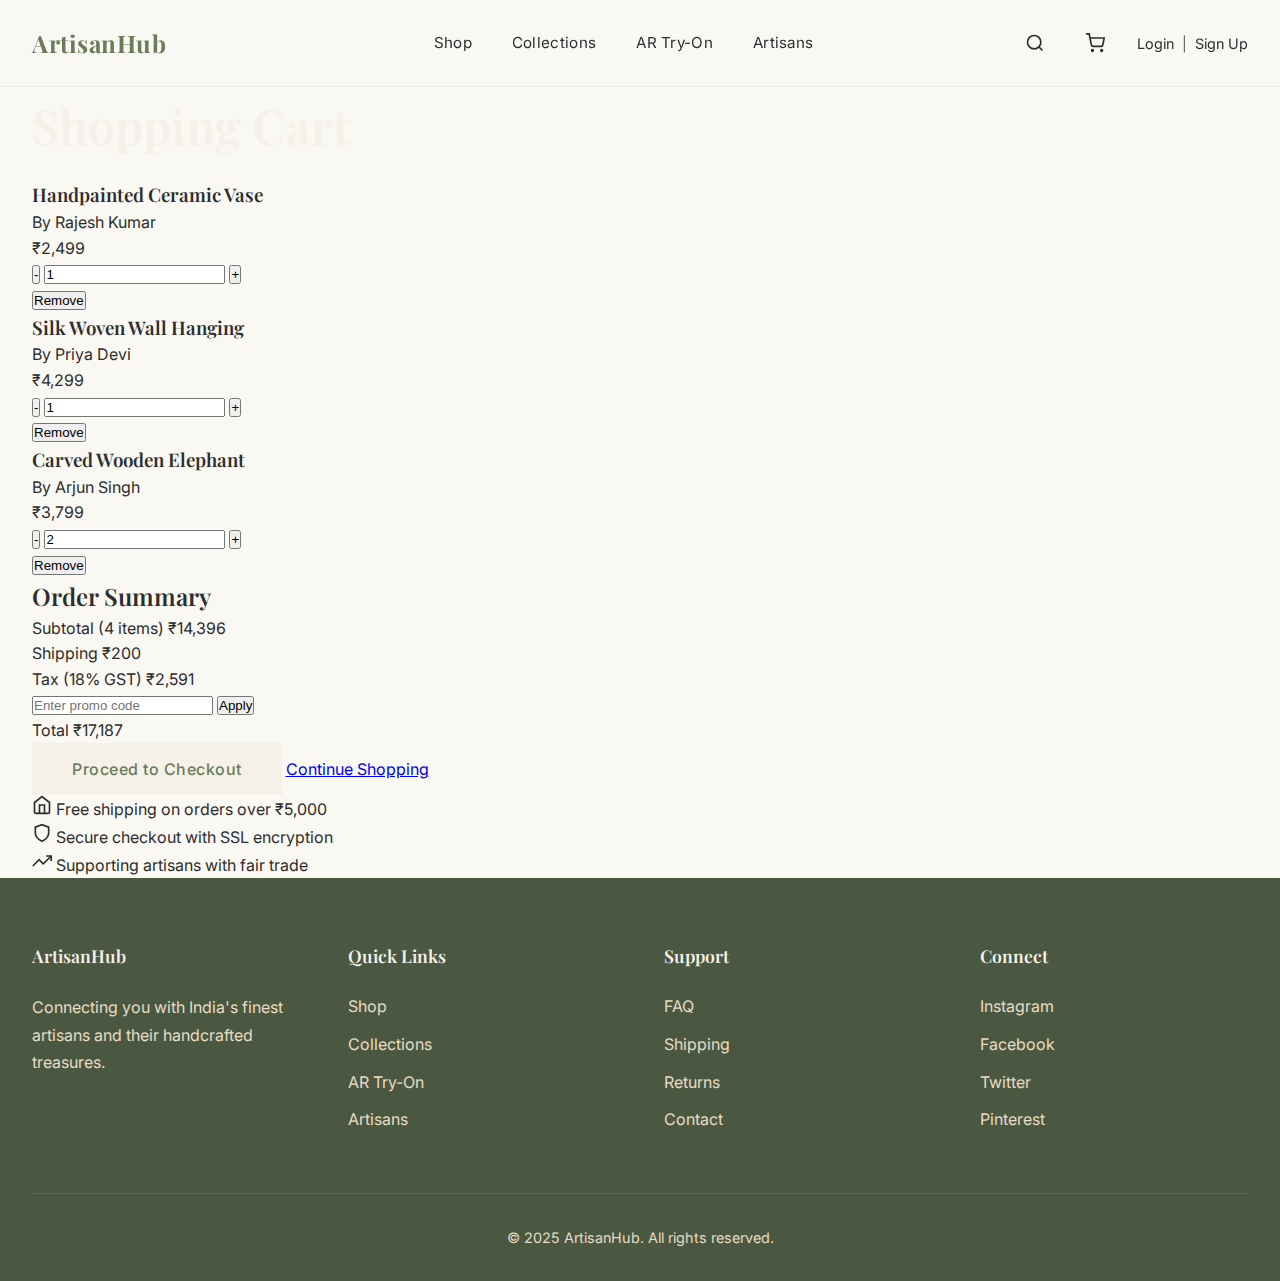
<file: cart.html>
<!DOCTYPE html>
<html lang="en">
<head>
    <meta charset="UTF-8">
    <meta name="viewport" content="width=device-width, initial-scale=1.0">
    <title>Shopping Cart - ArtisanHub</title>
    <link rel="stylesheet" href="styles.css">
    <link rel="preconnect" href="https://fonts.googleapis.com">
    <link rel="preconnect" href="https://fonts.gstatic.com" crossorigin>
    <link href="https://fonts.googleapis.com/css2?family=Playfair+Display:wght@400;600;700&family=Inter:wght@300;400;500;600&display=swap" rel="stylesheet">
</head>
<body>
    <!-- Header -->
    <header class="header">
        <div class="container">
            <div class="header-content">
                <a href="index.html" class="logo">ArtisanHub</a>
                <nav class="nav">
                    <a href="shop.html">Shop</a>
                    <a href="collections.html">Collections</a>
                    <a href="ar-tryon.html">AR Try-On</a>
                    <a href="artisan.html">Artisans</a>
                </nav>
                <div class="header-actions">
                    <button class="icon-btn" id="searchBtn" aria-label="Search">
                        <svg width="20" height="20" viewBox="0 0 24 24" fill="none" stroke="currentColor" stroke-width="2">
                            <circle cx="11" cy="11" r="8"></circle>
                            <path d="m21 21-4.35-4.35"></path>
                        </svg>
                    </button>
                    <a href="cart.html" class="icon-btn" aria-label="Cart">
                        <svg width="20" height="20" viewBox="0 0 24 24" fill="none" stroke="currentColor" stroke-width="2">
                            <circle cx="9" cy="21" r="1"></circle>
                            <circle cx="20" cy="21" r="1"></circle>
                            <path d="M1 1h4l2.68 13.39a2 2 0 0 0 2 1.61h9.72a2 2 0 0 0 2-1.61L23 6H6"></path>
                        </svg>
                    </a>
                    <div class="auth-links">
                        <a href="login.html">Login</a>
                        <span>|</span>
                        <a href="signup.html">Sign Up</a>
                    </div>
                </div>
            </div>
        </div>
    </header>

    <!-- Cart Section -->
    <section class="cart-section">
        <div class="container">
            <h1 class="page-title">Shopping Cart</h1>

            <div class="cart-layout">
                <!-- Cart Items -->
                <div class="cart-items">
                    <div class="cart-item">
                        <div class="cart-item-image" style="background: linear-gradient(135deg, #c9a66b 0%, #d4b883 100%);"></div>
                        <div class="cart-item-details">
                            <h3>Handpainted Ceramic Vase</h3>
                            <p class="cart-item-artisan">By Rajesh Kumar</p>
                            <p class="cart-item-price">₹2,499</p>
                        </div>
                        <div class="cart-item-actions">
                            <div class="quantity-selector">
                                <button class="qty-btn" data-action="decrease">-</button>
                                <input type="number" value="1" min="1" class="qty-input" readonly>
                                <button class="qty-btn" data-action="increase">+</button>
                            </div>
                            <button class="remove-btn">Remove</button>
                        </div>
                    </div>

                    <div class="cart-item">
                        <div class="cart-item-image" style="background: linear-gradient(135deg, #8b7355 0%, #a0826d 100%);"></div>
                        <div class="cart-item-details">
                            <h3>Silk Woven Wall Hanging</h3>
                            <p class="cart-item-artisan">By Priya Devi</p>
                            <p class="cart-item-price">₹4,299</p>
                        </div>
                        <div class="cart-item-actions">
                            <div class="quantity-selector">
                                <button class="qty-btn" data-action="decrease">-</button>
                                <input type="number" value="1" min="1" class="qty-input" readonly>
                                <button class="qty-btn" data-action="increase">+</button>
                            </div>
                            <button class="remove-btn">Remove</button>
                        </div>
                    </div>

                    <div class="cart-item">
                        <div class="cart-item-image" style="background: linear-gradient(135deg, #6b8e6f 0%, #7a9b7e 100%);"></div>
                        <div class="cart-item-details">
                            <h3>Carved Wooden Elephant</h3>
                            <p class="cart-item-artisan">By Arjun Singh</p>
                            <p class="cart-item-price">₹3,799</p>
                        </div>
                        <div class="cart-item-actions">
                            <div class="quantity-selector">
                                <button class="qty-btn" data-action="decrease">-</button>
                                <input type="number" value="2" min="1" class="qty-input" readonly>
                                <button class="qty-btn" data-action="increase">+</button>
                            </div>
                            <button class="remove-btn">Remove</button>
                        </div>
                    </div>
                </div>

                <!-- Cart Summary -->
                <div class="cart-summary">
                    <h2>Order Summary</h2>
                    
                    <div class="summary-row">
                        <span>Subtotal (4 items)</span>
                        <span>₹14,396</span>
                    </div>
                    
                    <div class="summary-row">
                        <span>Shipping</span>
                        <span>₹200</span>
                    </div>
                    
                    <div class="summary-row">
                        <span>Tax (18% GST)</span>
                        <span>₹2,591</span>
                    </div>

                    <div class="promo-code">
                        <input type="text" placeholder="Enter promo code" class="promo-input">
                        <button class="promo-btn">Apply</button>
                    </div>
                    
                    <div class="summary-divider"></div>
                    
                    <div class="summary-row summary-total">
                        <span>Total</span>
                        <span>₹17,187</span>
                    </div>

                    <button class="btn btn-primary checkout-btn">Proceed to Checkout</button>
                    
                    <a href="shop.html" class="continue-shopping">Continue Shopping</a>

                    <div class="cart-benefits">
                        <div class="benefit-item">
                            <svg width="20" height="20" viewBox="0 0 24 24" fill="none" stroke="currentColor" stroke-width="2">
                                <path d="M3 9l9-7 9 7v11a2 2 0 0 1-2 2H5a2 2 0 0 1-2-2z"></path>
                                <polyline points="9 22 9 12 15 12 15 22"></polyline>
                            </svg>
                            <span>Free shipping on orders over ₹5,000</span>
                        </div>
                        <div class="benefit-item">
                            <svg width="20" height="20" viewBox="0 0 24 24" fill="none" stroke="currentColor" stroke-width="2">
                                <path d="M12 22s8-4 8-10V5l-8-3-8 3v7c0 6 8 10 8 10z"></path>
                            </svg>
                            <span>Secure checkout with SSL encryption</span>
                        </div>
                        <div class="benefit-item">
                            <svg width="20" height="20" viewBox="0 0 24 24" fill="none" stroke="currentColor" stroke-width="2">
                                <polyline points="23 6 13.5 15.5 8.5 10.5 1 18"></polyline>
                                <polyline points="17 6 23 6 23 12"></polyline>
                            </svg>
                            <span>Supporting artisans with fair trade</span>
                        </div>
                    </div>
                </div>
            </div>
        </div>
    </section>

    <!-- Footer -->
    <footer class="footer">
        <div class="container">
            <div class="footer-content">
                <div class="footer-section">
                    <h4>ArtisanHub</h4>
                    <p>Connecting you with India's finest artisans and their handcrafted treasures.</p>
                </div>
                <div class="footer-section">
                    <h4>Quick Links</h4>
                    <a href="shop.html">Shop</a>
                    <a href="collections.html">Collections</a>
                    <a href="ar-tryon.html">AR Try-On</a>
                    <a href="artisan.html">Artisans</a>
                </div>
                <div class="footer-section">
                    <h4>Support</h4>
                    <a href="#faq">FAQ</a>
                    <a href="#shipping">Shipping</a>
                    <a href="#returns">Returns</a>
                    <a href="#contact">Contact</a>
                </div>
                <div class="footer-section">
                    <h4>Connect</h4>
                    <a href="#instagram">Instagram</a>
                    <a href="#facebook">Facebook</a>
                    <a href="#twitter">Twitter</a>
                    <a href="#pinterest">Pinterest</a>
                </div>
            </div>
            <div class="footer-bottom">
                <p>&copy; 2025 ArtisanHub. All rights reserved.</p>
            </div>
        </div>
    </footer>

    <script src="script.js"></script>
</body>
</html>
</file>
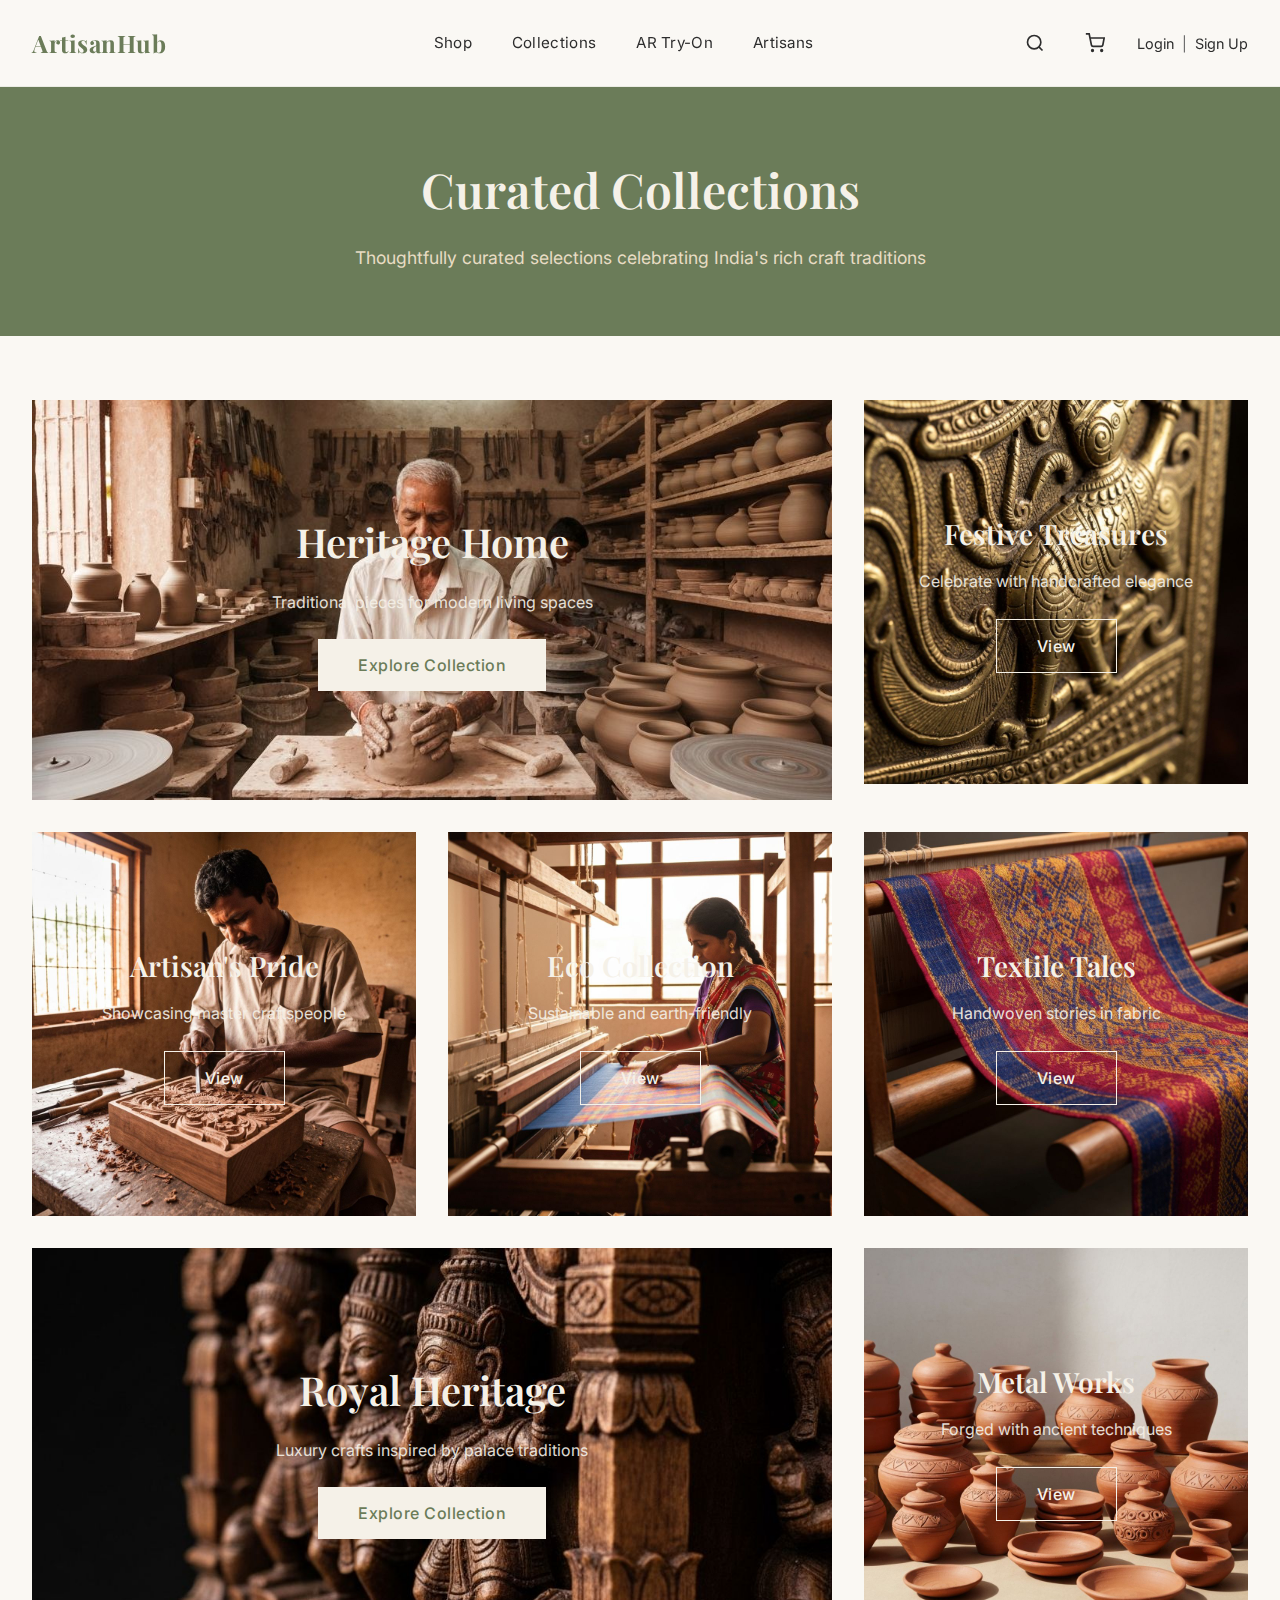
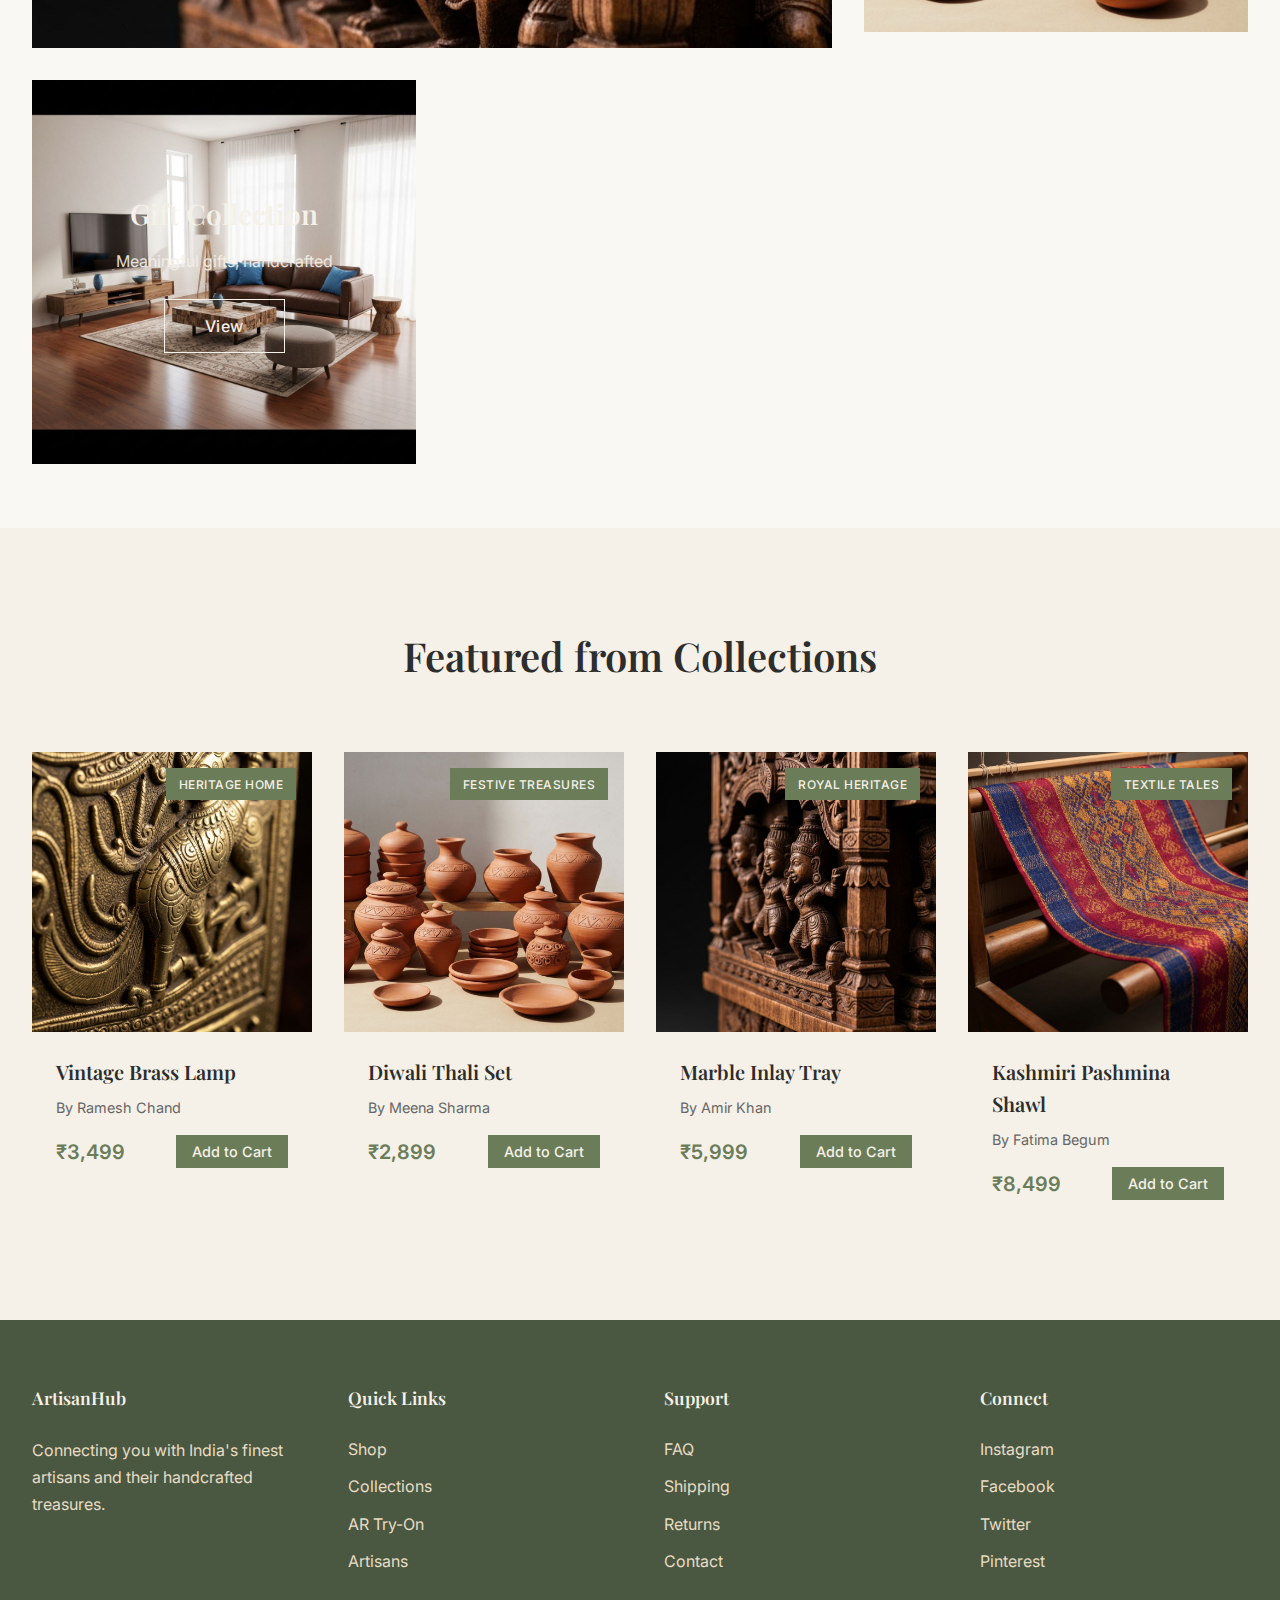
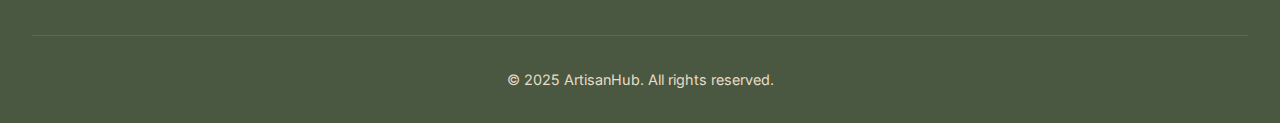
<file: collections.html>
<!DOCTYPE html>
<html lang="en">
<head>
    <meta charset="UTF-8">
    <meta name="viewport" content="width=device-width, initial-scale=1.0">
    <title>Collections - ArtisanHub</title>
    <link rel="stylesheet" href="styles.css">
    <link rel="preconnect" href="https://fonts.googleapis.com">
    <link rel="preconnect" href="https://fonts.gstatic.com" crossorigin>
    <link href="https://fonts.googleapis.com/css2?family=Playfair+Display:wght@400;600;700&family=Inter:wght@300;400;500;600&display=swap" rel="stylesheet">
</head>
<body>
    <!-- Header -->
    <header class="header">
        <div class="container">
            <div class="header-content">
                <a href="index.html" class="logo">ArtisanHub</a>
                <nav class="nav">
                    <a href="shop.html">Shop</a>
                    <a href="collections.html">Collections</a>
                    <a href="ar-tryon.html">AR Try-On</a>
                    <a href="artisan.html">Artisans</a>
                </nav>
                <div class="header-actions">
                    <button class="icon-btn" id="searchBtn" aria-label="Search">
                        <svg width="20" height="20" viewBox="0 0 24 24" fill="none" stroke="currentColor" stroke-width="2">
                            <circle cx="11" cy="11" r="8"></circle>
                            <path d="m21 21-4.35-4.35"></path>
                        </svg>
                    </button>
                    <a href="cart.html" class="icon-btn" aria-label="Cart">
                        <svg width="20" height="20" viewBox="0 0 24 24" fill="none" stroke="currentColor" stroke-width="2">
                            <circle cx="9" cy="21" r="1"></circle>
                            <circle cx="20" cy="21" r="1"></circle>
                            <path d="M1 1h4l2.68 13.39a2 2 0 0 0 2 1.61h9.72a2 2 0 0 0 2-1.61L23 6H6"></path>
                        </svg>
                    </a>
                    <div class="auth-links">
                        <a href="login.html">Login</a>
                        <span>|</span>
                        <a href="signup.html">Sign Up</a>
                    </div>
                </div>
            </div>
        </div>
    </header>

    <!-- Collections Hero -->
    <section class="page-hero">
        <div class="container">
            <h1 class="page-title">Curated Collections</h1>
            <p class="page-subtitle">Thoughtfully curated selections celebrating India's rich craft traditions</p>
        </div>
    </section>

    <!-- Collections Grid -->
    <section class="collections-section">
        <div class="container">
            <div class="collections-grid">
                <!-- Collection Card 1 -->
                <div class="collection-card-large">
                    <div class="collection-image" style="background-image: url('public/indian-artisan-potter-workshop.jpg'); background-size: cover; background-position: center;">
                        <div class="collection-overlay">
                            <h2>Heritage Home</h2>
                            <p>Traditional pieces for modern living spaces</p>
                            <button class="btn btn-primary">Explore Collection</button>
                        </div>
                    </div>
                </div>

                <!-- Collection Card 2 -->
                <div class="collection-card">
                    <div class="collection-image" style="background-image: url('public/indian-brass-metal-art.jpg'); background-size: cover; background-position: center;">
                        <div class="collection-overlay">
                            <h3>Festive Treasures</h3>
                            <p>Celebrate with handcrafted elegance</p>
                            <button class="btn btn-secondary">View</button>
                        </div>
                    </div>
                </div>

                <!-- Collection Card 3 -->
                <div class="collection-card">
                    <div class="collection-image" style="background-image: url('public/indian-wood-carving-artisan.jpg'); background-size: cover; background-position: center;">
                        <div class="collection-overlay">
                            <h3>Artisan's Pride</h3>
                            <p>Showcasing master craftspeople</p>
                            <button class="btn btn-secondary">View</button>
                        </div>
                    </div>
                </div>

                <!-- Collection Card 4 -->
                <div class="collection-card">
                    <div class="collection-image" style="background-image: url('public/indian-woman-weaver-handloom.jpg'); background-size: cover; background-position: center;">
                        <div class="collection-overlay">
                            <h3>Eco Collection</h3>
                            <p>Sustainable and earth-friendly</p>
                            <button class="btn btn-secondary">View</button>
                        </div>
                    </div>
                </div>

                <!-- Collection Card 5 -->
                <div class="collection-card">
                    <div class="collection-image" style="background-image: url('public/indian-textile-handloom-fabric.jpg'); background-size: cover; background-position: center;">
                        <div class="collection-overlay">
                            <h3>Textile Tales</h3>
                            <p>Handwoven stories in fabric</p>
                            <button class="btn btn-secondary">View</button>
                        </div>
                    </div>
                </div>

                <!-- Collection Card 6 (Large) -->
                <div class="collection-card-large">
                    <div class="collection-image" style="background-image: url('public/indian-wood-carving-handicraft.jpg'); background-size: cover; background-position: center;">
                        <div class="collection-overlay">
                            <h2>Royal Heritage</h2>
                            <p>Luxury crafts inspired by palace traditions</p>
                            <button class="btn btn-primary">Explore Collection</button>
                        </div>
                    </div>
                </div>

                <!-- Collection Card 7 -->
                <div class="collection-card">
                    <div class="collection-image" style="background-image: url('public/indian-pottery-terracotta-clay.jpg'); background-size: cover; background-position: center;">
                        <div class="collection-overlay">
                            <h3>Metal Works</h3>
                            <p>Forged with ancient techniques</p>
                            <button class="btn btn-secondary">View</button>
                        </div>
                    </div>
                </div>

                <!-- Collection Card 8 -->
                <div class="collection-card">
                    <div class="collection-image" style="background-image: url('public/smartphone-ar-view-room-interior-furniture.jpg'); background-size: cover; background-position: center;">
                        <div class="collection-overlay">
                            <h3>Gift Collection</h3>
                            <p>Meaningful gifts, handcrafted</p>
                            <button class="btn btn-secondary">View</button>
                        </div>
                    </div>
                </div>
            </div>
        </div>
    </section>

    <!-- Featured Products from Collection -->
    <section class="featured-products">
        <div class="container">
            <h2 class="section-title">Featured from Collections</h2>
            <div class="products-grid">
                <div class="product-card">
                    <div class="product-badge">Heritage Home</div>
                    <div class="product-image" style="background-image: url('public/indian-brass-metal-art.jpg'); background-size: cover; background-position: center;"></div>
                    <div class="product-info">
                        <h3 class="product-name">Vintage Brass Lamp</h3>
                        <p class="product-artisan">By Ramesh Chand</p>
                        <div class="product-footer">
                            <span class="product-price">₹3,499</span>
                            <button class="btn-add-cart">Add to Cart</button>
                        </div>
                    </div>
                </div>

                <div class="product-card">
                    <div class="product-badge">Festive Treasures</div>
                    <div class="product-image" style="background-image: url('public/indian-pottery-terracotta-clay.jpg'); background-size: cover; background-position: center;"></div>
                    <div class="product-info">
                        <h3 class="product-name">Diwali Thali Set</h3>
                        <p class="product-artisan">By Meena Sharma</p>
                        <div class="product-footer">
                            <span class="product-price">₹2,899</span>
                            <button class="btn-add-cart">Add to Cart</button>
                        </div>
                    </div>
                </div>

                <div class="product-card">
                    <div class="product-badge">Royal Heritage</div>
                    <div class="product-image" style="background-image: url('public/indian-wood-carving-handicraft.jpg'); background-size: cover; background-position: center;"></div>
                    <div class="product-info">
                        <h3 class="product-name">Marble Inlay Tray</h3>
                        <p class="product-artisan">By Amir Khan</p>
                        <div class="product-footer">
                            <span class="product-price">₹5,999</span>
                            <button class="btn-add-cart">Add to Cart</button>
                        </div>
                    </div>
                </div>

                <div class="product-card">
                    <div class="product-badge">Textile Tales</div>
                    <div class="product-image" style="background-image: url('public/indian-textile-handloom-fabric.jpg'); background-size: cover; background-position: center;"></div>
                    <div class="product-info">
                        <h3 class="product-name">Kashmiri Pashmina Shawl</h3>
                        <p class="product-artisan">By Fatima Begum</p>
                        <div class="product-footer">
                            <span class="product-price">₹8,499</span>
                            <button class="btn-add-cart">Add to Cart</button>
                        </div>
                    </div>
                </div>
            </div>
        </div>
    </section>

    <!-- Footer -->
    <footer class="footer">
        <div class="container">
            <div class="footer-content">
                <div class="footer-section">
                    <h4>ArtisanHub</h4>
                    <p>Connecting you with India's finest artisans and their handcrafted treasures.</p>
                </div>
                <div class="footer-section">
                    <h4>Quick Links</h4>
                    <a href="shop.html">Shop</a>
                    <a href="collections.html">Collections</a>
                    <a href="ar-tryon.html">AR Try-On</a>
                    <a href="artisan.html">Artisans</a>
                </div>
                <div class="footer-section">
                    <h4>Support</h4>
                    <a href="#faq">FAQ</a>
                    <a href="#shipping">Shipping</a>
                    <a href="#returns">Returns</a>
                    <a href="#contact">Contact</a>
                </div>
                <div class="footer-section">
                    <h4>Connect</h4>
                    <a href="#instagram">Instagram</a>
                    <a href="#facebook">Facebook</a>
                    <a href="#twitter">Twitter</a>
                    <a href="#pinterest">Pinterest</a>
                </div>
            </div>
            <div class="footer-bottom">
                <p>&copy; 2025 ArtisanHub. All rights reserved.</p>
            </div>
        </div>
    </footer>

    <script src="script.js"></script>
</body>
</html>
</file>
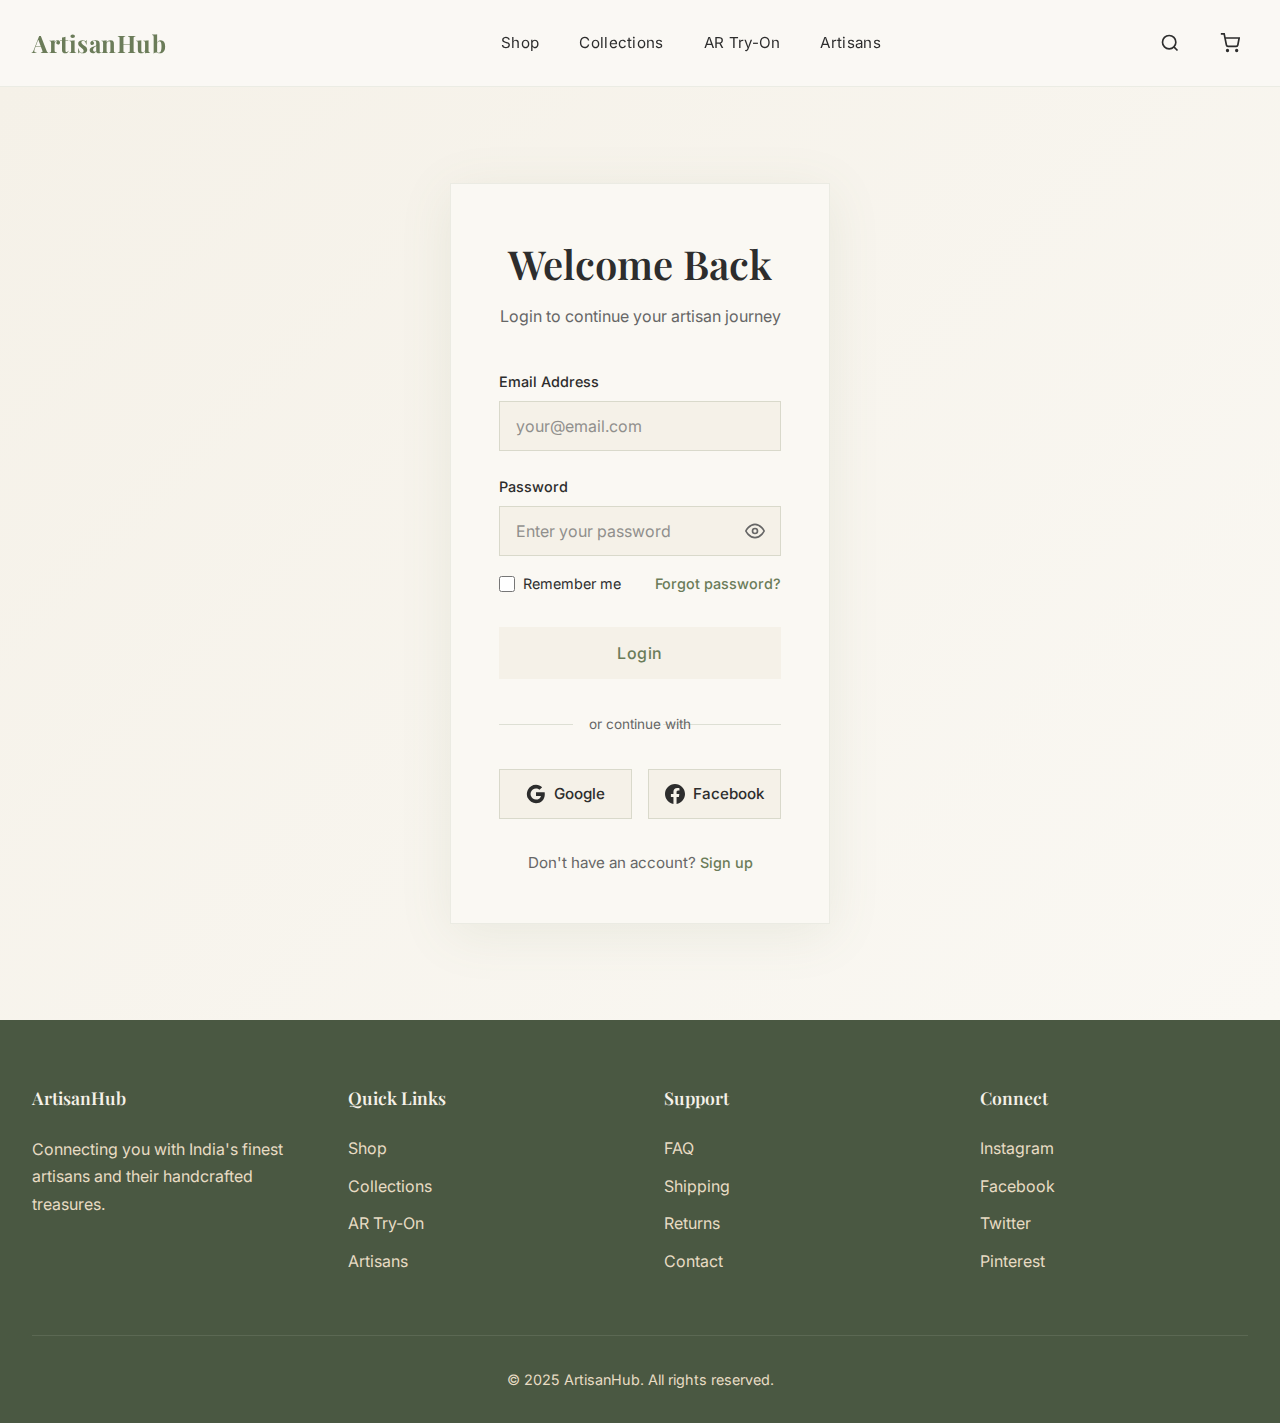
<file: login.html>
<!DOCTYPE html>
<html lang="en">
<head>
    <meta charset="UTF-8">
    <meta name="viewport" content="width=device-width, initial-scale=1.0">
    <title>Login - ArtisanHub</title>
    <link rel="stylesheet" href="styles.css">
    <link rel="preconnect" href="https://fonts.googleapis.com">
    <link rel="preconnect" href="https://fonts.gstatic.com" crossorigin>
    <link href="https://fonts.googleapis.com/css2?family=Playfair+Display:wght@400;600;700&family=Inter:wght@300;400;500;600&display=swap" rel="stylesheet">
</head>
<body>
    <!-- Header -->
    <header class="header">
        <div class="container">
            <div class="header-content">
                <a href="index.html" class="logo">ArtisanHub</a>
                <nav class="nav">
                    <a href="index.html#shop">Shop</a>
                    <a href="index.html#collections">Collections</a>
                    <a href="index.html#ar-try-on">AR Try-On</a>
                    <a href="index.html#artisans">Artisans</a>
                </nav>
                <div class="header-actions">
                    <button class="icon-btn" id="searchBtn" aria-label="Search">
                        <svg width="20" height="20" viewBox="0 0 24 24" fill="none" stroke="currentColor" stroke-width="2">
                            <circle cx="11" cy="11" r="8"></circle>
                            <path d="m21 21-4.35-4.35"></path>
                        </svg>
                    </button>
                    <button class="icon-btn" id="cartBtn" aria-label="Cart">
                        <svg width="20" height="20" viewBox="0 0 24 24" fill="none" stroke="currentColor" stroke-width="2">
                            <circle cx="9" cy="21" r="1"></circle>
                            <circle cx="20" cy="21" r="1"></circle>
                            <path d="M1 1h4l2.68 13.39a2 2 0 0 0 2 1.61h9.72a2 2 0 0 0 2-1.61L23 6H6"></path>
                        </svg>
                    </button>
                </div>
            </div>
        </div>
    </header>

    <!-- Login Form Section -->
    <section class="auth-section">
        <div class="container">
            <div class="auth-container">
                <div class="auth-card">
                    <h1 class="auth-title">Welcome Back</h1>
                    <p class="auth-subtitle">Login to continue your artisan journey</p>
                    
                    <form id="loginForm" class="auth-form">
                        <div class="form-group">
                            <label for="email" class="form-label">Email Address</label>
                            <input 
                                type="email" 
                                id="email" 
                                name="email" 
                                class="form-input" 
                                placeholder="your@email.com"
                                required
                            />
                            <span class="form-error" id="emailError"></span>
                        </div>

                        <div class="form-group">
                            <label for="password" class="form-label">Password</label>
                            <div class="password-input-wrapper">
                                <input 
                                    type="password" 
                                    id="password" 
                                    name="password" 
                                    class="form-input" 
                                    placeholder="Enter your password"
                                    required
                                />
                                <button type="button" class="toggle-password" id="togglePassword">
                                    <svg class="eye-icon" width="20" height="20" viewBox="0 0 24 24" fill="none" stroke="currentColor" stroke-width="2">
                                        <path d="M1 12s4-8 11-8 11 8 11 8-4 8-11 8-11-8-11-8z"></path>
                                        <circle cx="12" cy="12" r="3"></circle>
                                    </svg>
                                </button>
                            </div>
                            <span class="form-error" id="passwordError"></span>
                        </div>

                        <div class="form-options">
                            <label class="checkbox-label">
                                <input type="checkbox" name="remember" id="remember">
                                <span>Remember me</span>
                            </label>
                            <a href="#forgot" class="forgot-link">Forgot password?</a>
                        </div>

                        <button type="submit" class="btn btn-primary auth-submit">Login</button>
                    </form>

                    <div class="auth-divider">
                        <span>or continue with</span>
                    </div>

                    <div class="social-login">
                        <button class="social-btn">
                            <svg width="20" height="20" viewBox="0 0 24 24" fill="currentColor">
                                <path d="M22.56 12.25c0-.78-.07-1.53-.2-2.25H12v4.26h5.92c-.26 1.37-1.04 2.53-2.21 3.31v2.77h3.57c2.08-1.92 3.28-4.74 3.28-8.09z"/>
                                <path d="M12 23c2.97 0 5.46-.98 7.28-2.66l-3.57-2.77c-.98.66-2.23 1.06-3.71 1.06-2.86 0-5.29-1.93-6.16-4.53H2.18v2.84C3.99 20.53 7.7 23 12 23z"/>
                                <path d="M5.84 14.09c-.22-.66-.35-1.36-.35-2.09s.13-1.43.35-2.09V7.07H2.18C1.43 8.55 1 10.22 1 12s.43 3.45 1.18 4.93l2.85-2.22.81-.62z"/>
                                <path d="M12 5.38c1.62 0 3.06.56 4.21 1.64l3.15-3.15C17.45 2.09 14.97 1 12 1 7.7 1 3.99 3.47 2.18 7.07l3.66 2.84c.87-2.6 3.3-4.53 6.16-4.53z"/>
                            </svg>
                            Google
                        </button>
                        <button class="social-btn">
                            <svg width="20" height="20" viewBox="0 0 24 24" fill="currentColor">
                                <path d="M24 12.073c0-6.627-5.373-12-12-12s-12 5.373-12 12c0 5.99 4.388 10.954 10.125 11.854v-8.385H7.078v-3.47h3.047V9.43c0-3.007 1.792-4.669 4.533-4.669 1.312 0 2.686.235 2.686.235v2.953H15.83c-1.491 0-1.956.925-1.956 1.874v2.25h3.328l-.532 3.47h-2.796v8.385C19.612 23.027 24 18.062 24 12.073z"/>
                            </svg>
                            Facebook
                        </button>
                    </div>

                    <div class="auth-footer">
                        <p>Don't have an account? <a href="signup.html" class="auth-link">Sign up</a></p>
                    </div>
                </div>
            </div>
        </div>
    </section>

    <!-- Footer -->
    <footer class="footer">
        <div class="container">
            <div class="footer-content">
                <div class="footer-section">
                    <h4>ArtisanHub</h4>
                    <p>Connecting you with India's finest artisans and their handcrafted treasures.</p>
                </div>
                <div class="footer-section">
                    <h4>Quick Links</h4>
                    <a href="index.html#shop">Shop</a>
                    <a href="index.html#collections">Collections</a>
                    <a href="index.html#ar-try-on">AR Try-On</a>
                    <a href="index.html#artisans">Artisans</a>
                </div>
                <div class="footer-section">
                    <h4>Support</h4>
                    <a href="#faq">FAQ</a>
                    <a href="#shipping">Shipping</a>
                    <a href="#returns">Returns</a>
                    <a href="#contact">Contact</a>
                </div>
                <div class="footer-section">
                    <h4>Connect</h4>
                    <a href="#instagram">Instagram</a>
                    <a href="#facebook">Facebook</a>
                    <a href="#twitter">Twitter</a>
                    <a href="#pinterest">Pinterest</a>
                </div>
            </div>
            <div class="footer-bottom">
                <p>&copy; 2025 ArtisanHub. All rights reserved.</p>
            </div>
        </div>
    </footer>

    <script src="script.js"></script>
</body>
</html>
</file>
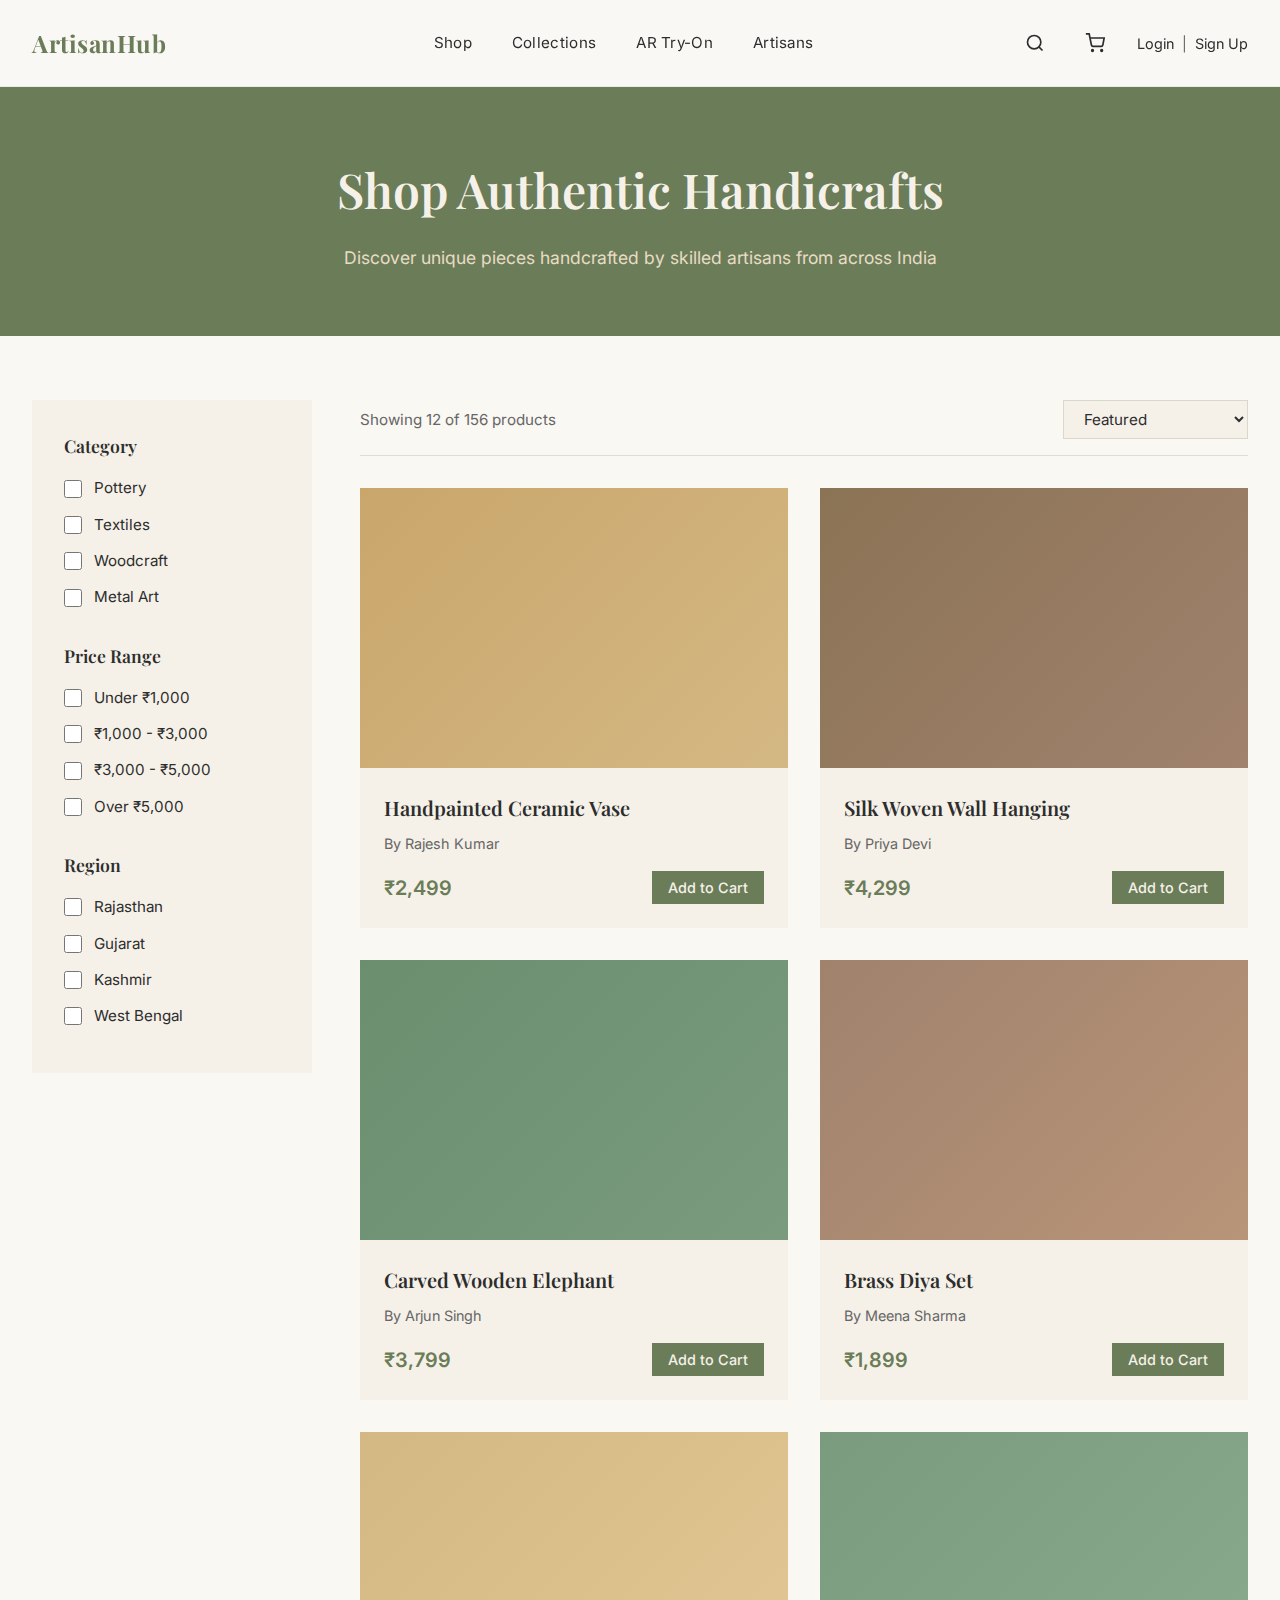
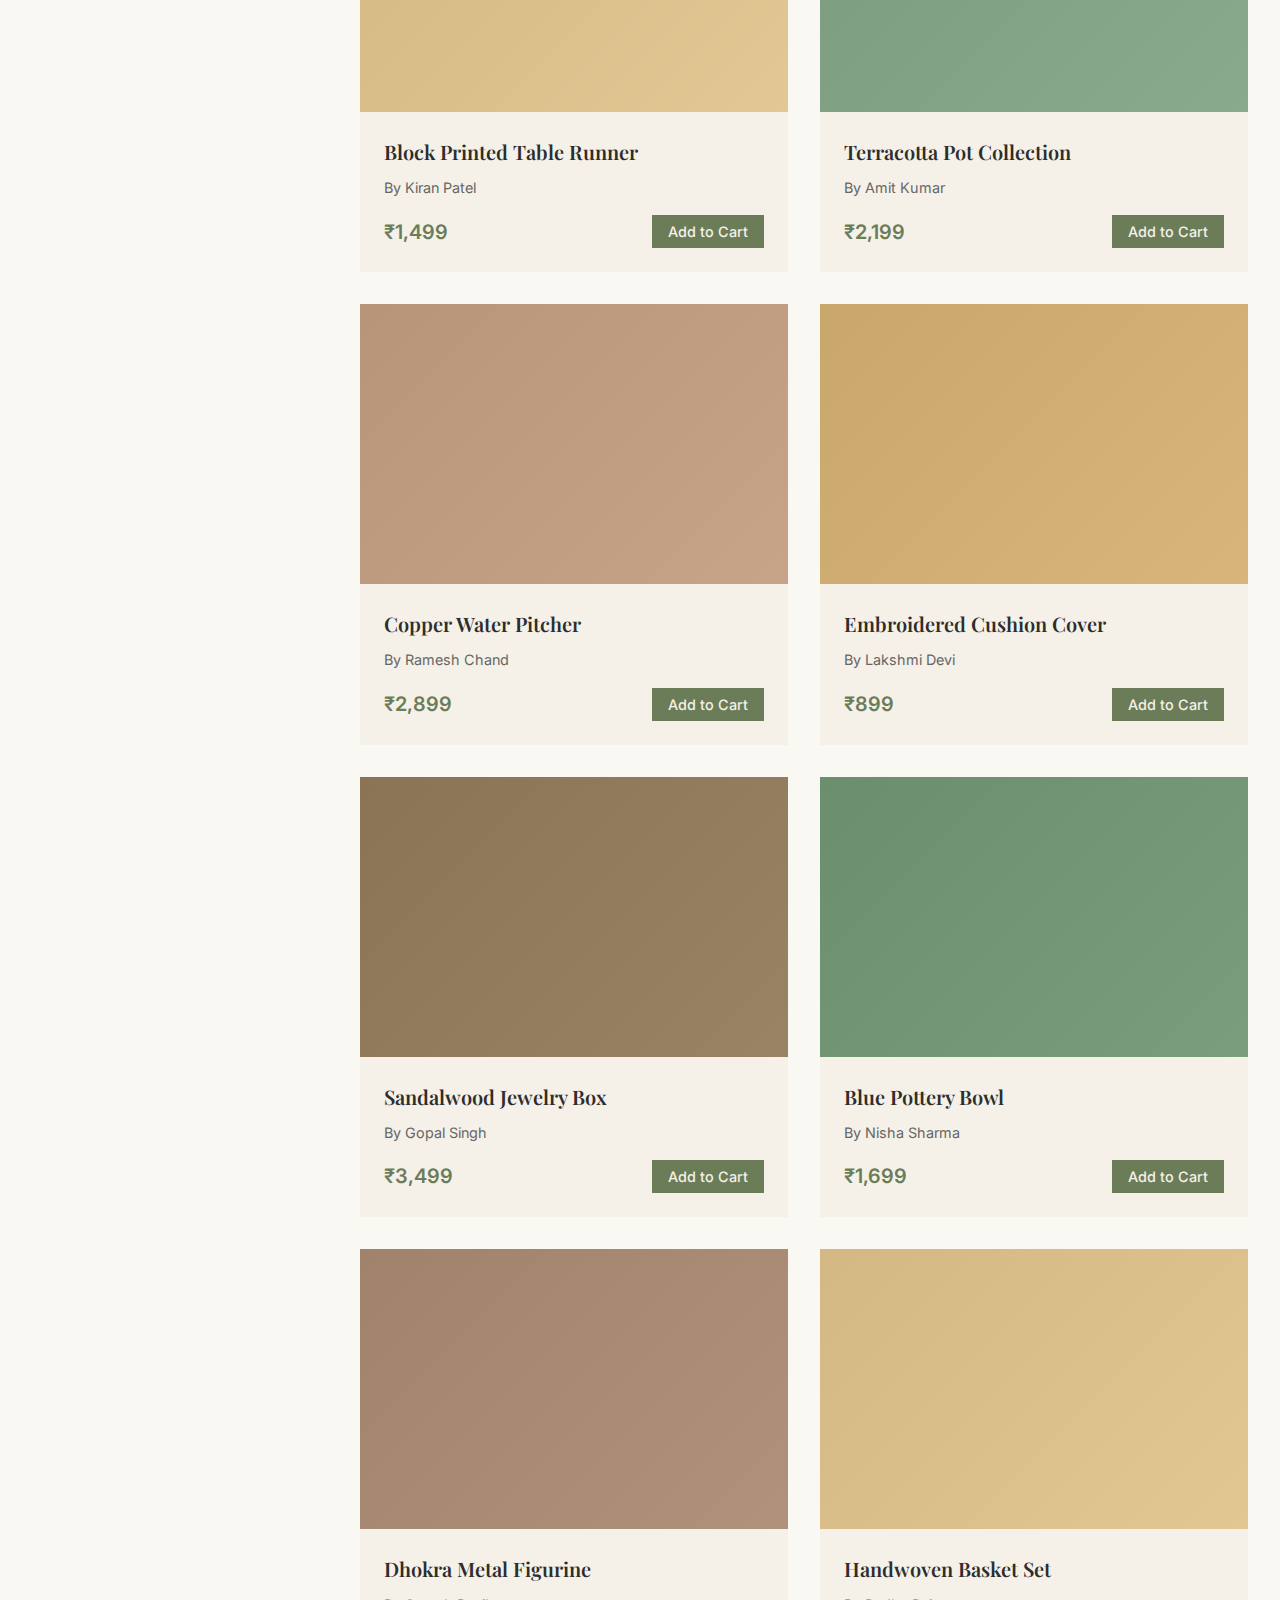
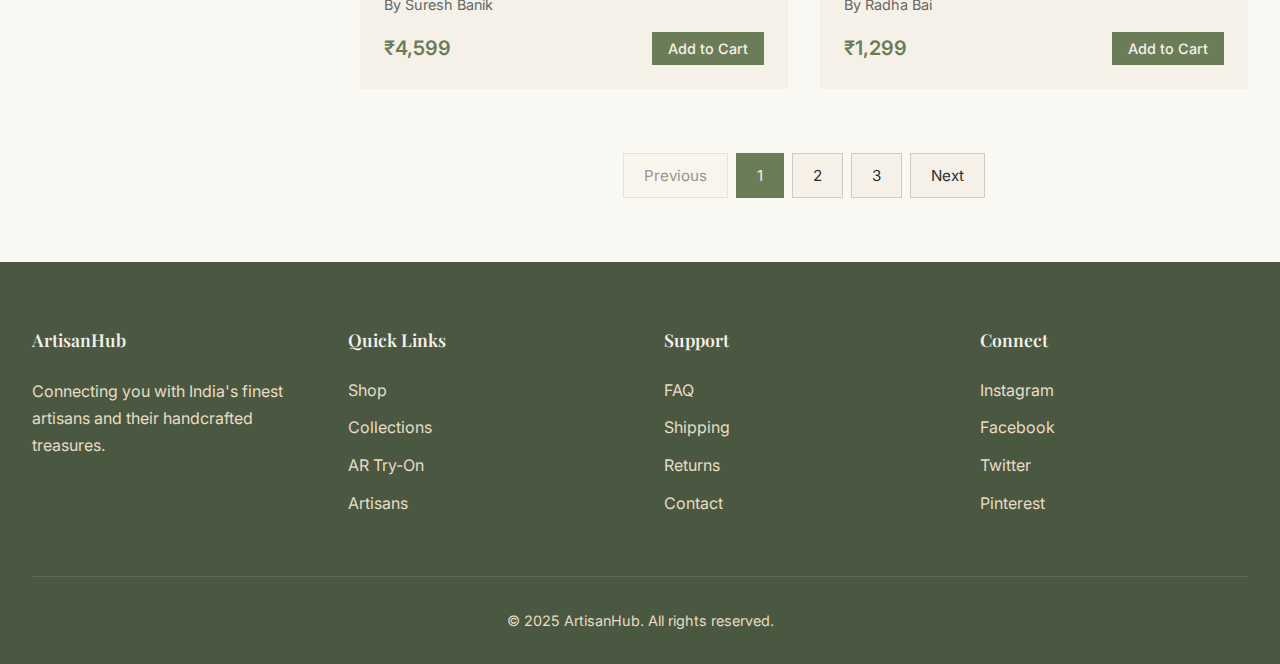
<file: shop.html>
<!DOCTYPE html>
<html lang="en">
<head>
    <meta charset="UTF-8">
    <meta name="viewport" content="width=device-width, initial-scale=1.0">
    <title>Shop - ArtisanHub</title>
    <link rel="stylesheet" href="styles.css">
    <link rel="preconnect" href="https://fonts.googleapis.com">
    <link rel="preconnect" href="https://fonts.gstatic.com" crossorigin>
    <link href="https://fonts.googleapis.com/css2?family=Playfair+Display:wght@400;600;700&family=Inter:wght@300;400;500;600&display=swap" rel="stylesheet">
</head>
<body>
    <!-- Header -->
    <header class="header">
        <div class="container">
            <div class="header-content">
                <a href="index.html" class="logo">ArtisanHub</a>
                <nav class="nav">
                    <a href="shop.html">Shop</a>
                    <a href="collections.html">Collections</a>
                    <a href="ar-tryon.html">AR Try-On</a>
                    <a href="artisan.html">Artisans</a>
                </nav>
                <div class="header-actions">
                    <button class="icon-btn" id="searchBtn" aria-label="Search">
                        <svg width="20" height="20" viewBox="0 0 24 24" fill="none" stroke="currentColor" stroke-width="2">
                            <circle cx="11" cy="11" r="8"></circle>
                            <path d="m21 21-4.35-4.35"></path>
                        </svg>
                    </button>
                    <a href="cart.html" class="icon-btn" aria-label="Cart">
                        <svg width="20" height="20" viewBox="0 0 24 24" fill="none" stroke="currentColor" stroke-width="2">
                            <circle cx="9" cy="21" r="1"></circle>
                            <circle cx="20" cy="21" r="1"></circle>
                            <path d="M1 1h4l2.68 13.39a2 2 0 0 0 2 1.61h9.72a2 2 0 0 0 2-1.61L23 6H6"></path>
                        </svg>
                    </a>
                    <div class="auth-links">
                        <a href="login.html">Login</a>
                        <span>|</span>
                        <a href="signup.html">Sign Up</a>
                    </div>
                </div>
            </div>
        </div>
    </header>

    <!-- Shop Hero -->
    <section class="page-hero">
        <div class="container">
            <h1 class="page-title">Shop Authentic Handicrafts</h1>
            <p class="page-subtitle">Discover unique pieces handcrafted by skilled artisans from across India</p>
        </div>
    </section>

    <!-- Filters and Products -->
    <section class="shop-section">
        <div class="container">
            <div class="shop-layout">
                <!-- Filters Sidebar -->
                <aside class="shop-filters">
                    <div class="filter-group">
                        <h3 class="filter-title">Category</h3>
                        <label class="filter-option">
                            <input type="checkbox" name="category" value="pottery">
                            <span>Pottery</span>
                        </label>
                        <label class="filter-option">
                            <input type="checkbox" name="category" value="textiles">
                            <span>Textiles</span>
                        </label>
                        <label class="filter-option">
                            <input type="checkbox" name="category" value="woodcraft">
                            <span>Woodcraft</span>
                        </label>
                        <label class="filter-option">
                            <input type="checkbox" name="category" value="metal">
                            <span>Metal Art</span>
                        </label>
                    </div>

                    <div class="filter-group">
                        <h3 class="filter-title">Price Range</h3>
                        <label class="filter-option">
                            <input type="checkbox" name="price" value="under-1000">
                            <span>Under ₹1,000</span>
                        </label>
                        <label class="filter-option">
                            <input type="checkbox" name="price" value="1000-3000">
                            <span>₹1,000 - ₹3,000</span>
                        </label>
                        <label class="filter-option">
                            <input type="checkbox" name="price" value="3000-5000">
                            <span>₹3,000 - ₹5,000</span>
                        </label>
                        <label class="filter-option">
                            <input type="checkbox" name="price" value="over-5000">
                            <span>Over ₹5,000</span>
                        </label>
                    </div>

                    <div class="filter-group">
                        <h3 class="filter-title">Region</h3>
                        <label class="filter-option">
                            <input type="checkbox" name="region" value="rajasthan">
                            <span>Rajasthan</span>
                        </label>
                        <label class="filter-option">
                            <input type="checkbox" name="region" value="gujarat">
                            <span>Gujarat</span>
                        </label>
                        <label class="filter-option">
                            <input type="checkbox" name="region" value="kashmir">
                            <span>Kashmir</span>
                        </label>
                        <label class="filter-option">
                            <input type="checkbox" name="region" value="bengal">
                            <span>West Bengal</span>
                        </label>
                    </div>
                </aside>

                <!-- Products Grid -->
                <div class="shop-content">
                    <div class="shop-header">
                        <p class="results-count">Showing 12 of 156 products</p>
                        <select class="sort-select">
                            <option value="featured">Featured</option>
                            <option value="price-low">Price: Low to High</option>
                            <option value="price-high">Price: High to Low</option>
                            <option value="newest">Newest First</option>
                        </select>
                    </div>

                    <div class="products-grid">
                        <div class="product-card">
                            <div class="product-image" style="background: linear-gradient(135deg, #c9a66b 0%, #d4b883 100%);"></div>
                            <div class="product-info">
                                <h3 class="product-name">Handpainted Ceramic Vase</h3>
                                <p class="product-artisan">By Rajesh Kumar</p>
                                <div class="product-footer">
                                    <span class="product-price">₹2,499</span>
                                    <button class="btn-add-cart">Add to Cart</button>
                                </div>
                            </div>
                        </div>

                        <div class="product-card">
                            <div class="product-image" style="background: linear-gradient(135deg, #8b7355 0%, #a0826d 100%);"></div>
                            <div class="product-info">
                                <h3 class="product-name">Silk Woven Wall Hanging</h3>
                                <p class="product-artisan">By Priya Devi</p>
                                <div class="product-footer">
                                    <span class="product-price">₹4,299</span>
                                    <button class="btn-add-cart">Add to Cart</button>
                                </div>
                            </div>
                        </div>

                        <div class="product-card">
                            <div class="product-image" style="background: linear-gradient(135deg, #6b8e6f 0%, #7a9b7e 100%);"></div>
                            <div class="product-info">
                                <h3 class="product-name">Carved Wooden Elephant</h3>
                                <p class="product-artisan">By Arjun Singh</p>
                                <div class="product-footer">
                                    <span class="product-price">₹3,799</span>
                                    <button class="btn-add-cart">Add to Cart</button>
                                </div>
                            </div>
                        </div>

                        <div class="product-card">
                            <div class="product-image" style="background: linear-gradient(135deg, #a0826d 0%, #b89478 100%);"></div>
                            <div class="product-info">
                                <h3 class="product-name">Brass Diya Set</h3>
                                <p class="product-artisan">By Meena Sharma</p>
                                <div class="product-footer">
                                    <span class="product-price">₹1,899</span>
                                    <button class="btn-add-cart">Add to Cart</button>
                                </div>
                            </div>
                        </div>

                        <div class="product-card">
                            <div class="product-image" style="background: linear-gradient(135deg, #d4b883 0%, #e3c794 100%);"></div>
                            <div class="product-info">
                                <h3 class="product-name">Block Printed Table Runner</h3>
                                <p class="product-artisan">By Kiran Patel</p>
                                <div class="product-footer">
                                    <span class="product-price">₹1,499</span>
                                    <button class="btn-add-cart">Add to Cart</button>
                                </div>
                            </div>
                        </div>

                        <div class="product-card">
                            <div class="product-image" style="background: linear-gradient(135deg, #7a9b7e 0%, #89aa8d 100%);"></div>
                            <div class="product-info">
                                <h3 class="product-name">Terracotta Pot Collection</h3>
                                <p class="product-artisan">By Amit Kumar</p>
                                <div class="product-footer">
                                    <span class="product-price">₹2,199</span>
                                    <button class="btn-add-cart">Add to Cart</button>
                                </div>
                            </div>
                        </div>

                        <div class="product-card">
                            <div class="product-image" style="background: linear-gradient(135deg, #b89478 0%, #c7a387 100%);"></div>
                            <div class="product-info">
                                <h3 class="product-name">Copper Water Pitcher</h3>
                                <p class="product-artisan">By Ramesh Chand</p>
                                <div class="product-footer">
                                    <span class="product-price">₹2,899</span>
                                    <button class="btn-add-cart">Add to Cart</button>
                                </div>
                            </div>
                        </div>

                        <div class="product-card">
                            <div class="product-image" style="background: linear-gradient(135deg, #c9a66b 0%, #d8b57a 100%);"></div>
                            <div class="product-info">
                                <h3 class="product-name">Embroidered Cushion Cover</h3>
                                <p class="product-artisan">By Lakshmi Devi</p>
                                <div class="product-footer">
                                    <span class="product-price">₹899</span>
                                    <button class="btn-add-cart">Add to Cart</button>
                                </div>
                            </div>
                        </div>

                        <div class="product-card">
                            <div class="product-image" style="background: linear-gradient(135deg, #8b7355 0%, #9a8264 100%);"></div>
                            <div class="product-info">
                                <h3 class="product-name">Sandalwood Jewelry Box</h3>
                                <p class="product-artisan">By Gopal Singh</p>
                                <div class="product-footer">
                                    <span class="product-price">₹3,499</span>
                                    <button class="btn-add-cart">Add to Cart</button>
                                </div>
                            </div>
                        </div>

                        <div class="product-card">
                            <div class="product-image" style="background: linear-gradient(135deg, #6b8e6f 0%, #7a9d7e 100%);"></div>
                            <div class="product-info">
                                <h3 class="product-name">Blue Pottery Bowl</h3>
                                <p class="product-artisan">By Nisha Sharma</p>
                                <div class="product-footer">
                                    <span class="product-price">₹1,699</span>
                                    <button class="btn-add-cart">Add to Cart</button>
                                </div>
                            </div>
                        </div>

                        <div class="product-card">
                            <div class="product-image" style="background: linear-gradient(135deg, #a0826d 0%, #af917c 100%);"></div>
                            <div class="product-info">
                                <h3 class="product-name">Dhokra Metal Figurine</h3>
                                <p class="product-artisan">By Suresh Banik</p>
                                <div class="product-footer">
                                    <span class="product-price">₹4,599</span>
                                    <button class="btn-add-cart">Add to Cart</button>
                                </div>
                            </div>
                        </div>

                        <div class="product-card">
                            <div class="product-image" style="background: linear-gradient(135deg, #d4b883 0%, #e3c792 100%);"></div>
                            <div class="product-info">
                                <h3 class="product-name">Handwoven Basket Set</h3>
                                <p class="product-artisan">By Radha Bai</p>
                                <div class="product-footer">
                                    <span class="product-price">₹1,299</span>
                                    <button class="btn-add-cart">Add to Cart</button>
                                </div>
                            </div>
                        </div>
                    </div>

                    <!-- Pagination -->
                    <div class="pagination">
                        <button class="page-btn" disabled>Previous</button>
                        <button class="page-btn active">1</button>
                        <button class="page-btn">2</button>
                        <button class="page-btn">3</button>
                        <button class="page-btn">Next</button>
                    </div>
                </div>
            </div>
        </div>
    </section>

    <!-- Footer -->
    <footer class="footer">
        <div class="container">
            <div class="footer-content">
                <div class="footer-section">
                    <h4>ArtisanHub</h4>
                    <p>Connecting you with India's finest artisans and their handcrafted treasures.</p>
                </div>
                <div class="footer-section">
                    <h4>Quick Links</h4>
                    <a href="shop.html">Shop</a>
                    <a href="collections.html">Collections</a>
                    <a href="ar-tryon.html">AR Try-On</a>
                    <a href="artisan.html">Artisans</a>
                </div>
                <div class="footer-section">
                    <h4>Support</h4>
                    <a href="#faq">FAQ</a>
                    <a href="#shipping">Shipping</a>
                    <a href="#returns">Returns</a>
                    <a href="#contact">Contact</a>
                </div>
                <div class="footer-section">
                    <h4>Connect</h4>
                    <a href="#instagram">Instagram</a>
                    <a href="#facebook">Facebook</a>
                    <a href="#twitter">Twitter</a>
                    <a href="#pinterest">Pinterest</a>
                </div>
            </div>
            <div class="footer-bottom">
                <p>&copy; 2025 ArtisanHub. All rights reserved.</p>
            </div>
        </div>
    </footer>

    <script src="script.js"></script>
</body>
</html>
</file>
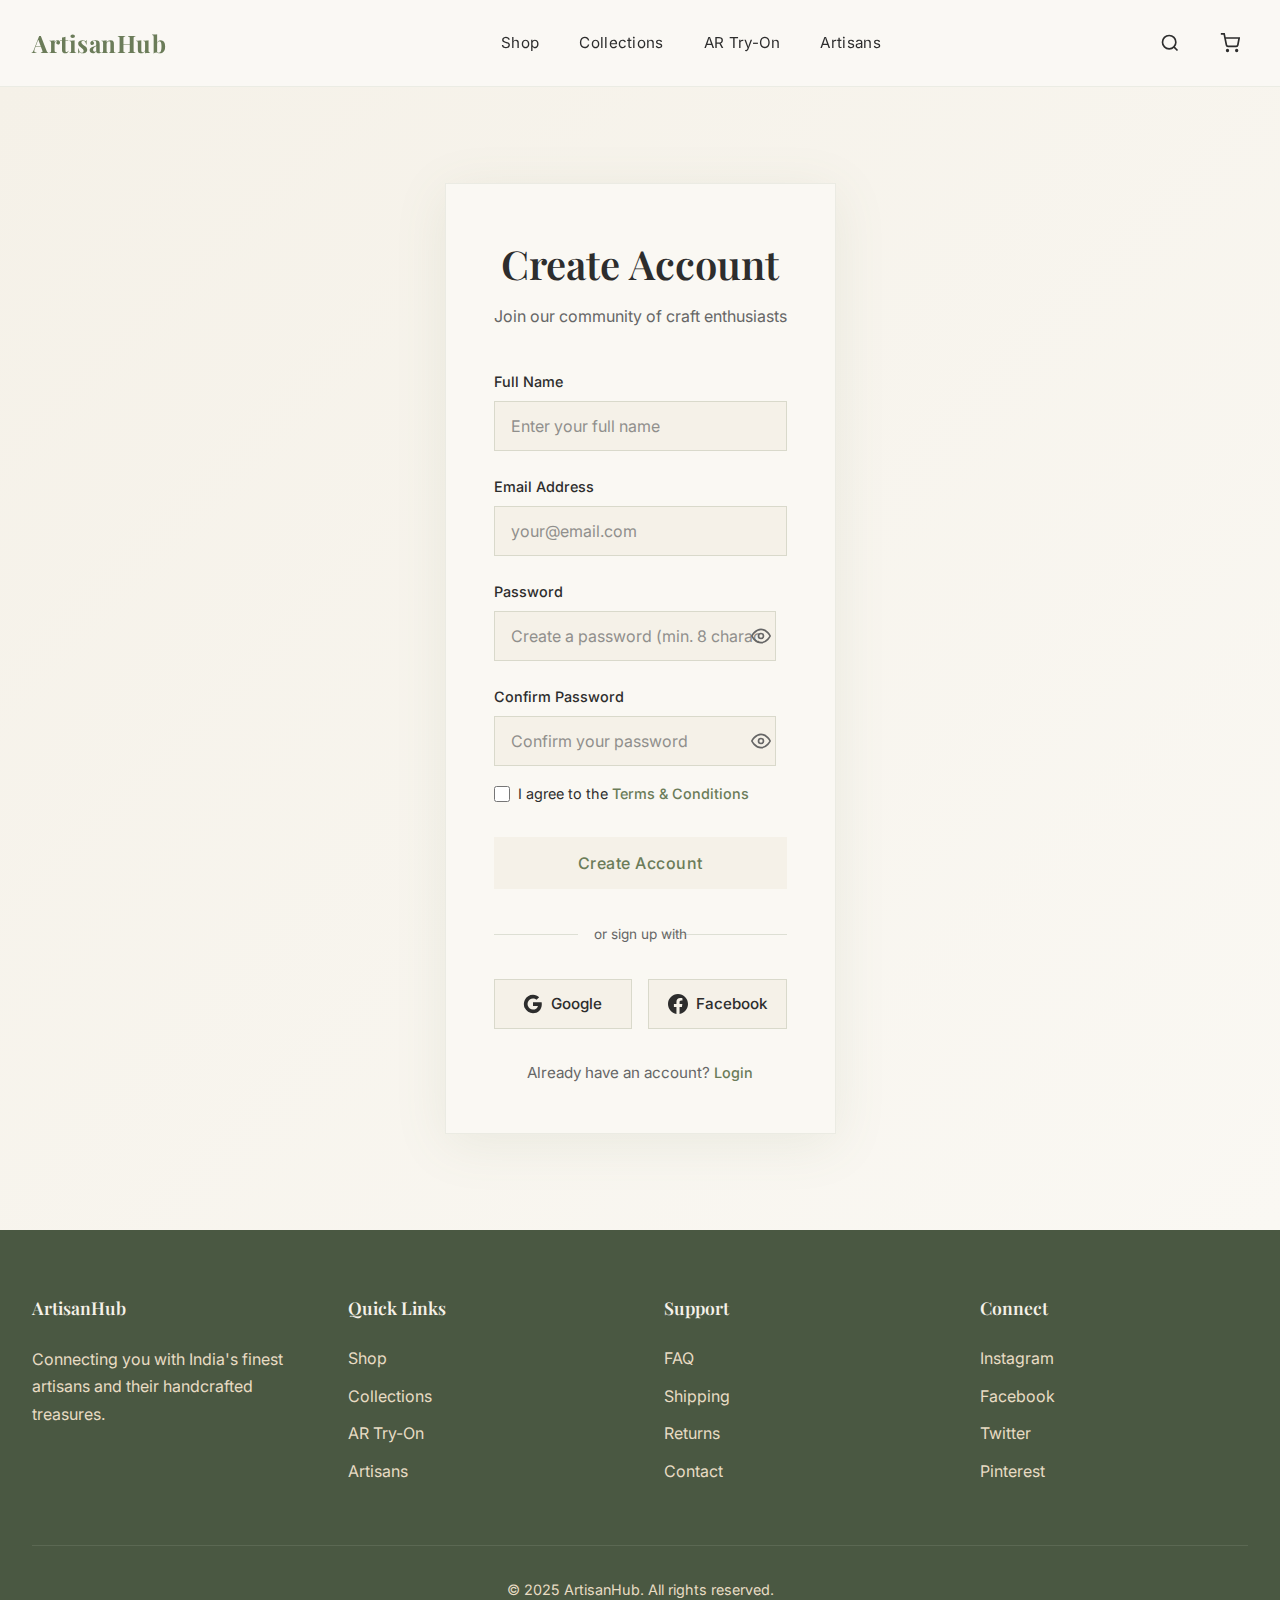
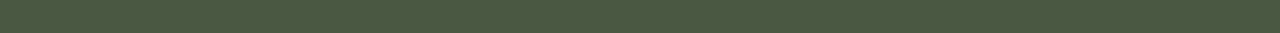
<file: signup.html>
<!DOCTYPE html>
<html lang="en">
<head>
    <meta charset="UTF-8">
    <meta name="viewport" content="width=device-width, initial-scale=1.0">
    <title>Sign Up - ArtisanHub</title>
    <link rel="stylesheet" href="styles.css">
    <link rel="preconnect" href="https://fonts.googleapis.com">
    <link rel="preconnect" href="https://fonts.gstatic.com" crossorigin>
    <link href="https://fonts.googleapis.com/css2?family=Playfair+Display:wght@400;600;700&family=Inter:wght@300;400;500;600&display=swap" rel="stylesheet">
</head>
<body>
    <!-- Header -->
    <header class="header">
        <div class="container">
            <div class="header-content">
                <a href="index.html" class="logo">ArtisanHub</a>
                <nav class="nav">
                    <a href="index.html#shop">Shop</a>
                    <a href="index.html#collections">Collections</a>
                    <a href="index.html#ar-try-on">AR Try-On</a>
                    <a href="index.html#artisans">Artisans</a>
                </nav>
                <div class="header-actions">
                    <button class="icon-btn" id="searchBtn" aria-label="Search">
                        <svg width="20" height="20" viewBox="0 0 24 24" fill="none" stroke="currentColor" stroke-width="2">
                            <circle cx="11" cy="11" r="8"></circle>
                            <path d="m21 21-4.35-4.35"></path>
                        </svg>
                    </button>
                    <button class="icon-btn" id="cartBtn" aria-label="Cart">
                        <svg width="20" height="20" viewBox="0 0 24 24" fill="none" stroke="currentColor" stroke-width="2">
                            <circle cx="9" cy="21" r="1"></circle>
                            <circle cx="20" cy="21" r="1"></circle>
                            <path d="M1 1h4l2.68 13.39a2 2 0 0 0 2 1.61h9.72a2 2 0 0 0 2-1.61L23 6H6"></path>
                        </svg>
                    </button>
                </div>
            </div>
        </div>
    </header>

    <!-- Signup Form Section -->
    <section class="auth-section">
        <div class="container">
            <div class="auth-container">
                <div class="auth-card">
                    <h1 class="auth-title">Create Account</h1>
                    <p class="auth-subtitle">Join our community of craft enthusiasts</p>
                    
                    <form id="signupForm" class="auth-form">
                        <div class="form-group">
                            <label for="fullName" class="form-label">Full Name</label>
                            <input 
                                type="text" 
                                id="fullName" 
                                name="fullName" 
                                class="form-input" 
                                placeholder="Enter your full name"
                                required
                            />
                            <span class="form-error" id="fullNameError"></span>
                        </div>

                        <div class="form-group">
                            <label for="signupEmail" class="form-label">Email Address</label>
                            <input 
                                type="email" 
                                id="signupEmail" 
                                name="email" 
                                class="form-input" 
                                placeholder="your@email.com"
                                required
                            />
                            <span class="form-error" id="signupEmailError"></span>
                        </div>

                        <div class="form-group">
                            <label for="signupPassword" class="form-label">Password</label>
                            <div class="password-input-wrapper">
                                <input 
                                    type="password" 
                                    id="signupPassword" 
                                    name="password" 
                                    class="form-input" 
                                    placeholder="Create a password (min. 8 characters)"
                                    required
                                />
                                <button type="button" class="toggle-password" id="toggleSignupPassword">
                                    <svg class="eye-icon" width="20" height="20" viewBox="0 0 24 24" fill="none" stroke="currentColor" stroke-width="2">
                                        <path d="M1 12s4-8 11-8 11 8 11 8-4 8-11 8-11-8-11-8z"></path>
                                        <circle cx="12" cy="12" r="3"></circle>
                                    </svg>
                                </button>
                            </div>
                            <span class="form-error" id="signupPasswordError"></span>
                        </div>

                        <div class="form-group">
                            <label for="confirmPassword" class="form-label">Confirm Password</label>
                            <div class="password-input-wrapper">
                                <input 
                                    type="password" 
                                    id="confirmPassword" 
                                    name="confirmPassword" 
                                    class="form-input" 
                                    placeholder="Confirm your password"
                                    required
                                />
                                <button type="button" class="toggle-password" id="toggleConfirmPassword">
                                    <svg class="eye-icon" width="20" height="20" viewBox="0 0 24 24" fill="none" stroke="currentColor" stroke-width="2">
                                        <path d="M1 12s4-8 11-8 11 8 11 8-4 8-11 8-11-8-11-8z"></path>
                                        <circle cx="12" cy="12" r="3"></circle>
                                    </svg>
                                </button>
                            </div>
                            <span class="form-error" id="confirmPasswordError"></span>
                        </div>

                        <div class="form-options">
                            <label class="checkbox-label">
                                <input type="checkbox" name="terms" id="terms" required>
                                <span>I agree to the <a href="#terms" class="auth-link">Terms & Conditions</a></span>
                            </label>
                        </div>

                        <button type="submit" class="btn btn-primary auth-submit">Create Account</button>
                    </form>

                    <div class="auth-divider">
                        <span>or sign up with</span>
                    </div>

                    <div class="social-login">
                        <button class="social-btn">
                            <svg width="20" height="20" viewBox="0 0 24 24" fill="currentColor">
                                <path d="M22.56 12.25c0-.78-.07-1.53-.2-2.25H12v4.26h5.92c-.26 1.37-1.04 2.53-2.21 3.31v2.77h3.57c2.08-1.92 3.28-4.74 3.28-8.09z"/>
                                <path d="M12 23c2.97 0 5.46-.98 7.28-2.66l-3.57-2.77c-.98.66-2.23 1.06-3.71 1.06-2.86 0-5.29-1.93-6.16-4.53H2.18v2.84C3.99 20.53 7.7 23 12 23z"/>
                                <path d="M5.84 14.09c-.22-.66-.35-1.36-.35-2.09s.13-1.43.35-2.09V7.07H2.18C1.43 8.55 1 10.22 1 12s.43 3.45 1.18 4.93l2.85-2.22.81-.62z"/>
                                <path d="M12 5.38c1.62 0 3.06.56 4.21 1.64l3.15-3.15C17.45 2.09 14.97 1 12 1 7.7 1 3.99 3.47 2.18 7.07l3.66 2.84c.87-2.6 3.3-4.53 6.16-4.53z"/>
                            </svg>
                            Google
                        </button>
                        <button class="social-btn">
                            <svg width="20" height="20" viewBox="0 0 24 24" fill="currentColor">
                                <path d="M24 12.073c0-6.627-5.373-12-12-12s-12 5.373-12 12c0 5.99 4.388 10.954 10.125 11.854v-8.385H7.078v-3.47h3.047V9.43c0-3.007 1.792-4.669 4.533-4.669 1.312 0 2.686.235 2.686.235v2.953H15.83c-1.491 0-1.956.925-1.956 1.874v2.25h3.328l-.532 3.47h-2.796v8.385C19.612 23.027 24 18.062 24 12.073z"/>
                            </svg>
                            Facebook
                        </button>
                    </div>

                    <div class="auth-footer">
                        <p>Already have an account? <a href="login.html" class="auth-link">Login</a></p>
                    </div>
                </div>
            </div>
        </div>
    </section>

    <!-- Footer -->
    <footer class="footer">
        <div class="container">
            <div class="footer-content">
                <div class="footer-section">
                    <h4>ArtisanHub</h4>
                    <p>Connecting you with India's finest artisans and their handcrafted treasures.</p>
                </div>
                <div class="footer-section">
                    <h4>Quick Links</h4>
                    <a href="index.html#shop">Shop</a>
                    <a href="index.html#collections">Collections</a>
                    <a href="index.html#ar-try-on">AR Try-On</a>
                    <a href="index.html#artisans">Artisans</a>
                </div>
                <div class="footer-section">
                    <h4>Support</h4>
                    <a href="#faq">FAQ</a>
                    <a href="#shipping">Shipping</a>
                    <a href="#returns">Returns</a>
                    <a href="#contact">Contact</a>
                </div>
                <div class="footer-section">
                    <h4>Connect</h4>
                    <a href="#instagram">Instagram</a>
                    <a href="#facebook">Facebook</a>
                    <a href="#twitter">Twitter</a>
                    <a href="#pinterest">Pinterest</a>
                </div>
            </div>
            <div class="footer-bottom">
                <p>&copy; 2025 ArtisanHub. All rights reserved.</p>
            </div>
        </div>
    </footer>

    <script src="script.js"></script>
</body>
</html>
</file>
<file: styles.css>
/* Reset and Base Styles */
* {
  margin: 0;
  padding: 0;
  box-sizing: border-box;
}

:root {
  --olive-green: #6b7c59;
  --dark-olive: #4a5842;
  --cream: #f5f1e8;
  --beige: #e8dcc4;
  --clay: #c9a66b;
  --ivory: #faf8f3;
  --text-dark: #2d2d2d;
  --text-light: #666;
}

body {
  font-family: "Inter", sans-serif;
  color: var(--text-dark);
  background-color: var(--ivory);
  line-height: 1.6;
}

h1,
h2,
h3,
h4 {
  font-family: "Playfair Display", serif;
  font-weight: 600;
}

.container {
  max-width: 1400px;
  margin: 0 auto;
  padding: 0 2rem;
}

/* Header */
.header {
  position: sticky;
  top: 0;
  background-color: rgba(250, 248, 243, 0.95);
  backdrop-filter: blur(10px);
  border-bottom: 1px solid rgba(107, 124, 89, 0.1);
  z-index: 1000;
  padding: 1.5rem 0;
}

.header-content {
  display: flex;
  align-items: center;
  justify-content: space-between;
}

.logo {
  font-family: "Playfair Display", serif;
  font-size: 1.5rem;
  font-weight: 700;
  color: var(--olive-green);
  letter-spacing: 0.5px;
  text-decoration: none;
}

.nav {
  display: flex;
  gap: 2.5rem;
  margin-left: 4rem;
}

.nav a {
  color: var(--text-dark);
  text-decoration: none;
  font-size: 0.95rem;
  font-weight: 400;
  letter-spacing: 0.3px;
  transition: color 0.3s ease;
  position: relative;
}

.nav a::after {
  content: "";
  position: absolute;
  bottom: -5px;
  left: 0;
  width: 0;
  height: 1px;
  background-color: var(--olive-green);
  transition: width 0.3s ease;
}

.nav a:hover {
  color: var(--olive-green);
}

.nav a:hover::after {
  width: 100%;
}

.header-actions {
  display: flex;
  align-items: center;
  gap: 1.5rem;
}

.icon-btn {
  background: none;
  border: none;
  color: var(--text-dark);
  cursor: pointer;
  padding: 0.5rem;
  transition: color 0.3s ease;
  display: flex;
  align-items: center;
  justify-content: center;
  text-decoration: none;
}

.icon-btn:hover {
  color: var(--olive-green);
}

.auth-links {
  display: flex;
  align-items: center;
  gap: 0.5rem;
  font-size: 0.9rem;
}

.auth-links a {
  color: var(--text-dark);
  text-decoration: none;
  transition: color 0.3s ease;
}

.auth-links a:hover {
  color: var(--olive-green);
}

.auth-links span {
  color: var(--text-light);
}

/* Hero Section */
.hero {
  background-color: var(--olive-green);
  padding: 8rem 0;
  position: relative;
  overflow: hidden;
}

.hero-decoration {
  position: absolute;
  top: 0;
  right: 0;
  width: 50%;
  height: 100%;
  background-image: linear-gradient(
      45deg,
      transparent 48%,
      rgba(245, 241, 232, 0.05) 49%,
      rgba(245, 241, 232, 0.05) 51%,
      transparent 52%
    ),
    linear-gradient(
      -45deg,
      transparent 48%,
      rgba(245, 241, 232, 0.05) 49%,
      rgba(245, 241, 232, 0.05) 51%,
      transparent 52%
    );
  background-size: 60px 60px;
  opacity: 0.4;
}

.hero-content {
  max-width: 800px;
  position: relative;
  z-index: 1;
}

.hero-title {
  font-size: 4rem;
  color: var(--cream);
  margin-bottom: 1.5rem;
  line-height: 1.2;
  font-weight: 600;
}

.hero-subtitle {
  font-size: 1.25rem;
  color: var(--beige);
  margin-bottom: 2.5rem;
  line-height: 1.8;
  max-width: 600px;
}

.hero-ctas {
  display: flex;
  gap: 1.5rem;
}

.btn {
  padding: 1rem 2.5rem;
  border: none;
  cursor: pointer;
  font-size: 1rem;
  font-weight: 500;
  letter-spacing: 0.5px;
  transition: all 0.3s ease;
  font-family: "Inter", sans-serif;
}

.btn-primary {
  background-color: var(--cream);
  color: var(--olive-green);
}

.btn-primary:hover {
  background-color: var(--ivory);
  transform: translateY(-2px);
  box-shadow: 0 4px 20px rgba(0, 0, 0, 0.1);
}

.btn-secondary {
  background-color: transparent;
  color: var(--cream);
  border: 1px solid var(--cream);
}

.btn-secondary:hover {
  background-color: rgba(245, 241, 232, 0.1);
  transform: translateY(-2px);
}

/* Categories Section */
.categories {
  padding: 8rem 0;
  background-color: var(--ivory);
}

.section-title {
  font-size: 2.5rem;
  text-align: center;
  margin-bottom: 4rem;
  color: var(--text-dark);
}

.categories-grid {
  display: grid;
  grid-template-columns: repeat(auto-fit, minmax(280px, 1fr));
  gap: 3rem;
}

.category-card {
  background-color: var(--cream);
  padding: 3rem 2rem;
  text-align: center;
  transition: all 0.4s ease;
  border: 1px solid transparent;
}

.category-card:hover {
  transform: translateY(-8px);
  box-shadow: 0 10px 40px rgba(107, 124, 89, 0.15);
  border-color: var(--olive-green);
}

.category-icon {
  color: var(--olive-green);
  margin-bottom: 1.5rem;
  display: flex;
  justify-content: center;
  transition: transform 0.4s ease;
  /* Added styles for image display */
  width: 100%;
  height: 200px;
  overflow: hidden;
  border-radius: 8px;
}

.category-icon img {
  width: 100%;
  height: 100%;
  object-fit: cover;
  transition: transform 0.4s ease;
}

.category-card:hover .category-icon {
  transform: scale(1.05);
}

.category-card:hover .category-icon img {
  transform: scale(1.1);
}

.category-card h3 {
  font-size: 1.5rem;
  margin-bottom: 0.75rem;
  color: var(--text-dark);
}

.category-card p {
  color: var(--text-light);
  font-size: 0.95rem;
  line-height: 1.6;
}

/* AR Section */
.ar-section {
  padding: 8rem 0;
  background-color: var(--cream);
}

.ar-content {
  display: grid;
  grid-template-columns: 1fr 1fr;
  gap: 5rem;
  align-items: center;
}

.ar-text .section-title {
  text-align: left;
  margin-bottom: 1.5rem;
}

.ar-description {
  font-size: 1.1rem;
  color: var(--text-light);
  margin-bottom: 3rem;
  line-height: 1.8;
}

.ar-steps {
  display: flex;
  flex-direction: column;
  gap: 1.5rem;
  margin-bottom: 2.5rem;
}

.ar-step {
  display: flex;
  align-items: center;
  gap: 1.5rem;
}

.step-number {
  width: 40px;
  height: 40px;
  border-radius: 50%;
  background-color: var(--olive-green);
  color: var(--cream);
  display: flex;
  align-items: center;
  justify-content: center;
  font-weight: 600;
  flex-shrink: 0;
}

.ar-step p {
  font-size: 1rem;
  color: var(--text-dark);
}

.ar-visual {
  display: flex;
  justify-content: center;
  align-items: center;
}

.ar-preview {
  width: 100%;
  max-width: 500px;
  display: flex;
  align-items: center;
  justify-content: center;
  color: var(--olive-green);
  overflow: hidden;
  border-radius: 8px;
  box-shadow: 0 8px 30px rgba(107, 124, 89, 0.15);
}

.ar-preview img {
  width: 100%;
  height: auto;
  display: block;
}

/* Artisans Section */
.artisans {
  padding: 8rem 0;
  background-color: var(--ivory);
}

.section-subtitle {
  text-align: center;
  font-size: 1.1rem;
  color: var(--text-light);
  margin-top: -2rem;
  margin-bottom: 4rem;
  max-width: 600px;
  margin-left: auto;
  margin-right: auto;
}

.artisans-grid {
  display: grid;
  grid-template-columns: repeat(auto-fit, minmax(320px, 1fr));
  gap: 3rem;
}

.artisan-card {
  background-color: var(--cream);
  overflow: hidden;
  transition: transform 0.4s ease, box-shadow 0.4s ease;
}

.artisan-card:hover {
  transform: translateY(-5px);
  box-shadow: 0 8px 30px rgba(107, 124, 89, 0.12);
}

.artisan-image {
  width: 100%;
  height: 280px;
}

.artisan-info {
  padding: 2rem;
}

.artisan-info h3 {
  font-size: 1.5rem;
  margin-bottom: 0.5rem;
  color: var(--text-dark);
}

.artisan-craft {
  color: var(--olive-green);
  font-size: 0.9rem;
  font-weight: 500;
  margin-bottom: 1rem;
  text-transform: uppercase;
  letter-spacing: 1px;
}

.artisan-story {
  color: var(--text-light);
  line-height: 1.7;
}

/* Sustainability Section */
.sustainability {
  padding: 8rem 0;
  background-color: var(--olive-green);
  color: var(--cream);
}

.sustainability .section-title {
  color: var(--cream);
}

.sustainability-grid {
  display: grid;
  grid-template-columns: repeat(auto-fit, minmax(300px, 1fr));
  gap: 4rem;
}

.sustainability-item {
  text-align: center;
}

.sustainability-icon {
  color: var(--clay);
  margin-bottom: 1.5rem;
  display: flex;
  justify-content: center;
}

.sustainability-item h3 {
  font-size: 1.5rem;
  margin-bottom: 1rem;
  color: var(--cream);
}

.sustainability-item p {
  color: var(--beige);
  line-height: 1.7;
}

/* Testimonials Section */
.testimonials {
  padding: 8rem 0;
  background-color: var(--cream);
}

.testimonials-grid {
  display: grid;
  grid-template-columns: repeat(auto-fit, minmax(320px, 1fr));
  gap: 2.5rem;
}

.testimonial-card {
  background-color: var(--ivory);
  padding: 2.5rem;
  box-shadow: 0 2px 20px rgba(107, 124, 89, 0.08);
  transition: all 0.3s ease;
}

.testimonial-card:hover {
  transform: translateY(-3px);
  box-shadow: 0 5px 30px rgba(107, 124, 89, 0.12);
}

.testimonial-text {
  font-size: 1.05rem;
  line-height: 1.8;
  color: var(--text-dark);
  margin-bottom: 1.5rem;
  font-style: italic;
}

.testimonial-author {
  display: flex;
  flex-direction: column;
  gap: 0.25rem;
}

.testimonial-author strong {
  color: var(--text-dark);
  font-weight: 600;
}

.testimonial-author span {
  color: var(--text-light);
  font-size: 0.9rem;
}

/* Footer */
.footer {
  background-color: var(--dark-olive);
  color: var(--beige);
  padding: 4rem 0 2rem;
}

.footer-content {
  display: grid;
  grid-template-columns: repeat(auto-fit, minmax(200px, 1fr));
  gap: 3rem;
  margin-bottom: 3rem;
}

.footer-section h4 {
  font-size: 1.1rem;
  margin-bottom: 1.5rem;
  color: var(--cream);
}

.footer-section p {
  line-height: 1.7;
  color: var(--beige);
}

.footer-section a {
  display: block;
  color: var(--beige);
  text-decoration: none;
  margin-bottom: 0.75rem;
  transition: color 0.3s ease;
}

.footer-section a:hover {
  color: var(--cream);
}

.footer-bottom {
  text-align: center;
  padding-top: 2rem;
  border-top: 1px solid rgba(245, 241, 232, 0.1);
}

.footer-bottom p {
  color: var(--beige);
  font-size: 0.9rem;
}

/* Auth Section */
.auth-section {
  min-height: calc(100vh - 200px);
  padding: 6rem 0;
  background: linear-gradient(135deg, var(--cream) 0%, var(--ivory) 100%);
  display: flex;
  align-items: center;
}

.auth-container {
  display: flex;
  justify-content: center;
  align-items: center;
}

.auth-card {
  background-color: var(--ivory);
  padding: 3rem;
  max-width: 500px;
  width: 100%;
  box-shadow: 0 10px 50px rgba(107, 124, 89, 0.1);
  border: 1px solid rgba(107, 124, 89, 0.1);
}

.auth-title {
  font-size: 2.5rem;
  text-align: center;
  margin-bottom: 0.5rem;
  color: var(--text-dark);
}

.auth-subtitle {
  text-align: center;
  color: var(--text-light);
  margin-bottom: 2.5rem;
  font-size: 1rem;
}

.auth-form {
  display: flex;
  flex-direction: column;
  gap: 1.5rem;
}

.form-group {
  display: flex;
  flex-direction: column;
  gap: 0.5rem;
}

.form-label {
  font-size: 0.9rem;
  font-weight: 500;
  color: var(--text-dark);
}

.form-input {
  padding: 0.875rem 1rem;
  border: 1px solid rgba(107, 124, 89, 0.2);
  background-color: var(--cream);
  font-size: 1rem;
  font-family: "Inter", sans-serif;
  color: var(--text-dark);
  transition: all 0.3s ease;
}

.form-input:focus {
  outline: none;
  border-color: var(--olive-green);
  box-shadow: 0 0 0 3px rgba(107, 124, 89, 0.1);
}

.form-input::placeholder {
  color: var(--text-light);
  opacity: 0.7;
}

.password-input-wrapper {
  position: relative;
  display: flex;
  align-items: center;
}

.toggle-password {
  position: absolute;
  right: 1rem;
  background: none;
  border: none;
  color: var(--text-light);
  cursor: pointer;
  padding: 0;
  display: flex;
  align-items: center;
  justify-content: center;
  transition: color 0.3s ease;
}

.toggle-password:hover {
  color: var(--olive-green);
}

.form-error {
  font-size: 0.85rem;
  color: #d32f2f;
  display: none;
}

.form-error.active {
  display: block;
}

.form-options {
  display: flex;
  justify-content: space-between;
  align-items: center;
  margin-top: -0.5rem;
}

.checkbox-label {
  display: flex;
  align-items: center;
  gap: 0.5rem;
  cursor: pointer;
  font-size: 0.9rem;
  color: var(--text-dark);
}

.checkbox-label input[type="checkbox"] {
  width: 16px;
  height: 16px;
  cursor: pointer;
  accent-color: var(--olive-green);
}

.forgot-link,
.auth-link {
  color: var(--olive-green);
  text-decoration: none;
  font-size: 0.9rem;
  font-weight: 500;
  transition: color 0.3s ease;
}

.forgot-link:hover,
.auth-link:hover {
  color: var(--dark-olive);
  text-decoration: underline;
}

.auth-submit {
  width: 100%;
  margin-top: 0.5rem;
}

.auth-divider {
  margin: 2rem 0;
  text-align: center;
  position: relative;
}

.auth-divider::before,
.auth-divider::after {
  content: "";
  position: absolute;
  top: 50%;
  width: 42%;
  height: 1px;
  background-color: rgba(107, 124, 89, 0.2);
}

.auth-divider::before {
  left: 0;
}

.auth-divider::after {
  right: 0;
}

.auth-divider span {
  font-size: 0.85rem;
  color: var(--text-light);
  background-color: var(--ivory);
  padding: 0 1rem;
  position: relative;
}

.social-login {
  display: grid;
  grid-template-columns: 1fr 1fr;
  gap: 1rem;
}

.social-btn {
  padding: 0.875rem 1rem;
  border: 1px solid rgba(107, 124, 89, 0.2);
  background-color: var(--cream);
  color: var(--text-dark);
  cursor: pointer;
  font-size: 0.95rem;
  font-weight: 500;
  display: flex;
  align-items: center;
  justify-content: center;
  gap: 0.5rem;
  transition: all 0.3s ease;
  font-family: "Inter", sans-serif;
}

.social-btn:hover {
  background-color: var(--ivory);
  border-color: var(--olive-green);
  transform: translateY(-2px);
  box-shadow: 0 4px 12px rgba(107, 124, 89, 0.1);
}

.auth-footer {
  margin-top: 2rem;
  text-align: center;
  color: var(--text-light);
  font-size: 0.95rem;
}

/* Adding styles for new pages: shop, collections, AR try-on, artisans, and cart */

/* Page Hero */
.page-hero {
  background-color: var(--olive-green);
  padding: 4rem 0;
  text-align: center;
}

.page-title {
  font-size: 3rem;
  color: var(--cream);
  margin-bottom: 1rem;
  font-weight: 600;
}

.page-subtitle {
  font-size: 1.1rem;
  color: var(--beige);
  max-width: 700px;
  margin: 0 auto;
}

/* Shop Page Styles */
.shop-section {
  padding: 4rem 0;
  background-color: var(--ivory);
}

.shop-layout {
  display: grid;
  grid-template-columns: 280px 1fr;
  gap: 3rem;
}

.shop-filters {
  background-color: var(--cream);
  padding: 2rem;
  height: fit-content;
  position: sticky;
  top: 100px;
}

.filter-group {
  margin-bottom: 2rem;
}

.filter-group:last-child {
  margin-bottom: 0;
}

.filter-title {
  font-size: 1.1rem;
  margin-bottom: 1rem;
  color: var(--text-dark);
  font-family: "Playfair Display", serif;
}

.filter-option {
  display: flex;
  align-items: center;
  gap: 0.75rem;
  margin-bottom: 0.75rem;
  cursor: pointer;
  font-size: 0.95rem;
  color: var(--text-dark);
}

.filter-option input[type="checkbox"] {
  width: 18px;
  height: 18px;
  cursor: pointer;
  accent-color: var(--olive-green);
}

.shop-content {
  display: flex;
  flex-direction: column;
  gap: 2rem;
}

.shop-header {
  display: flex;
  justify-content: space-between;
  align-items: center;
  padding-bottom: 1rem;
  border-bottom: 1px solid rgba(107, 124, 89, 0.2);
}

.results-count {
  color: var(--text-light);
  font-size: 0.95rem;
}

.sort-select {
  padding: 0.5rem 1rem;
  border: 1px solid rgba(107, 124, 89, 0.2);
  background-color: var(--cream);
  color: var(--text-dark);
  font-size: 0.95rem;
  cursor: pointer;
  font-family: "Inter", sans-serif;
}

.products-grid {
  display: grid;
  grid-template-columns: repeat(auto-fill, minmax(280px, 1fr));
  gap: 2rem;
}

.product-card {
  background-color: var(--cream);
  overflow: hidden;
  transition: all 0.3s ease;
  position: relative;
}

.product-card:hover {
  transform: translateY(-5px);
  box-shadow: 0 8px 25px rgba(107, 124, 89, 0.15);
}

.product-badge {
  position: absolute;
  top: 1rem;
  right: 1rem;
  background-color: var(--olive-green);
  color: var(--cream);
  padding: 0.4rem 0.8rem;
  font-size: 0.75rem;
  font-weight: 500;
  text-transform: uppercase;
  letter-spacing: 0.5px;
  z-index: 1;
}

.product-image {
  width: 100%;
  height: 280px;
  background-size: cover;
  background-position: center;
}

.product-info {
  padding: 1.5rem;
}

.product-name {
  font-size: 1.25rem;
  margin-bottom: 0.5rem;
  color: var(--text-dark);
}

.product-artisan {
  color: var(--text-light);
  font-size: 0.9rem;
  margin-bottom: 1rem;
}

.product-footer {
  display: flex;
  justify-content: space-between;
  align-items: center;
  margin-top: 1rem;
}

.product-price {
  font-size: 1.25rem;
  font-weight: 600;
  color: var(--olive-green);
}

.btn-add-cart {
  padding: 0.5rem 1rem;
  background-color: var(--olive-green);
  color: var(--cream);
  border: none;
  cursor: pointer;
  font-size: 0.9rem;
  font-weight: 500;
  transition: all 0.3s ease;
  font-family: "Inter", sans-serif;
}

.btn-add-cart:hover {
  background-color: var(--dark-olive);
  transform: translateY(-2px);
}

.pagination {
  display: flex;
  justify-content: center;
  gap: 0.5rem;
  margin-top: 2rem;
}

.page-btn {
  padding: 0.75rem 1.25rem;
  border: 1px solid rgba(107, 124, 89, 0.3);
  background-color: var(--cream);
  color: var(--text-dark);
  cursor: pointer;
  font-size: 0.95rem;
  transition: all 0.3s ease;
  font-family: "Inter", sans-serif;
}

.page-btn:hover:not(:disabled) {
  background-color: var(--olive-green);
  color: var(--cream);
  border-color: var(--olive-green);
}

.page-btn.active {
  background-color: var(--olive-green);
  color: var(--cream);
  border-color: var(--olive-green);
}

.page-btn:disabled {
  opacity: 0.5;
  cursor: not-allowed;
}

/* Collections Page Styles */
.collections-section {
  padding: 4rem 0;
  background-color: var(--ivory);
}

.collections-grid {
  display: grid;
  grid-template-columns: repeat(3, 1fr);
  gap: 2rem;
}

.collection-card,
.collection-card-large {
  position: relative;
  overflow: hidden;
  cursor: pointer;
  transition: transform 0.3s ease;
}

.collection-card {
  aspect-ratio: 1;
}

.collection-card-large {
  grid-column: span 2;
  aspect-ratio: 2 / 1;
}

.collection-card:hover,
.collection-card-large:hover {
  transform: scale(1.02);
}

.collection-image {
  width: 100%;
  height: 100%;
  display: flex;
  align-items: center;
  justify-content: center;
  background-size: cover;
  background-position: center;
  position: relative;
}

.collection-overlay {
  text-align: center;
  color: var(--cream);
  z-index: 1;
  padding: 2rem;
}

.collection-overlay h2 {
  font-size: 2.5rem;
  margin-bottom: 1rem;
}

.collection-overlay h3 {
  font-size: 1.75rem;
  margin-bottom: 0.75rem;
}

.collection-overlay p {
  font-size: 1rem;
  margin-bottom: 1.5rem;
  opacity: 0.9;
}

.featured-products {
  padding: 6rem 0;
  background-color: var(--cream);
}

/* AR Try-On Page Styles */
.ar-hero {
  background-color: var(--olive-green);
  padding: 4rem 0;
  text-align: center;
}

.ar-interface-section {
  padding: 4rem 0;
  background-color: var(--ivory);
}

.ar-layout {
  display: grid;
  grid-template-columns: 2fr 1fr;
  gap: 2rem;
  margin-bottom: 4rem;
}

.ar-viewer {
  background-color: var(--cream);
  padding: 2rem;
}

.ar-canvas {
  background-color: var(--ivory);
  aspect-ratio: 16 / 9;
  display: flex;
  flex-direction: column;
  justify-content: center;
  align-items: center;
  border: 2px solid rgba(107, 124, 89, 0.2);
  position: relative;
}

.ar-placeholder {
  display: flex;
  flex-direction: column;
}
</file>
